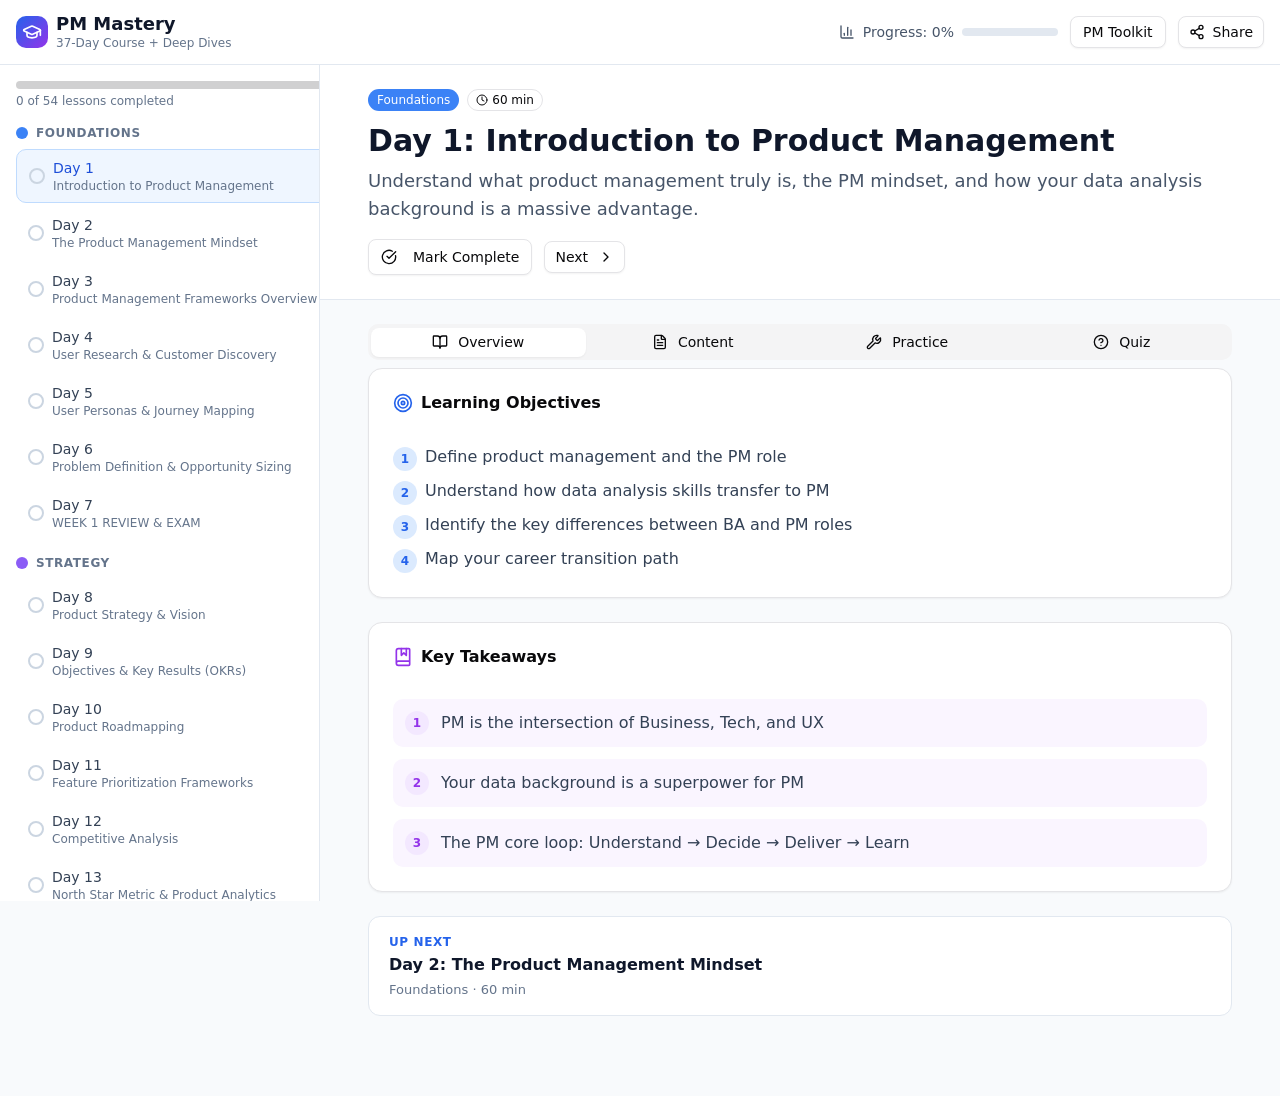
<file: index.html>
<!DOCTYPE html>
<html lang="en">
<head>
  <meta charset="UTF-8"/>
  <meta name="viewport" content="width=device-width, initial-scale=1.0"/>
  <title>PM Mastery — Free Product Management Course</title>
  <meta name="description" content="A free, self-paced product management course: 37 daily lessons plus advanced deep dives, curated articles and videos, hands-on exercises, case studies, and a 10-question quiz for every lesson."/>
  <link rel="canonical" href="https://ankit768-thor.github.io/pm-mastery/"/>
  <meta property="og:title" content="PM Mastery — Free Product Management Course"/>
  <meta property="og:description" content="Learn product management from fundamentals to AI products: daily lessons, curated resources, practical exercises, case studies and quizzes. Runs entirely in your browser."/>
  <meta property="og:type" content="website"/>
  <meta property="og:url" content="https://ankit768-thor.github.io/pm-mastery/"/>
  <meta name="twitter:card" content="summary"/>
  <meta name="theme-color" content="#2563eb"/>
  <link rel="icon" href="data:image/svg+xml,%3Csvg xmlns='http://www.w3.org/2000/svg' viewBox='0 0 100 100'%3E%3Ctext y='.9em' font-size='90'%3E%F0%9F%8E%93%3C/text%3E%3C/svg%3E"/>
  <link rel="preload" href="./content/course.json" as="fetch" crossorigin/>
  <script type="module" crossorigin src="./assets/index-82f6aff9.js"></script>
  <link rel="stylesheet" crossorigin href="./assets/index-31ed20f1.css"/>
  <link rel="stylesheet" href="./assets/site-b8804c24.css"/>
</head>
<body>
  <div id="root"></div>
  <noscript>
    <div style="max-width:40rem;margin:3rem auto;padding:0 1.5rem;font:16px/1.6 system-ui,sans-serif;color:#334155">
      <h1 style="font-size:1.5rem;color:#0f172a">PM Mastery — Free Product Management Course</h1>
      <p>A self-paced product management course: 37 daily lessons (foundations, strategy, execution, growth, career, hands-on skills) plus advanced deep dives and case studies. Every lesson has curated articles and videos, a practical exercise and a 10-question quiz.</p>
      <p><strong>This course needs JavaScript to run.</strong> Please enable it and reload. The <a href="./toolkit.html">PM Toolkit</a> (templates and calculators) also needs JavaScript for its calculators.</p>
    </div>
  </noscript>
  <script>
    // Cloudflare Web Analytics (cookieless, aggregate counts). Only on the production host,
    // so local previews don't send data or log CORS errors.
    if (location.hostname === "ankit768-thor.github.io") {
      var cf = document.createElement("script");
      cf.defer = true;
      cf.src = "https://static.cloudflareinsights.com/beacon.min.js";
      cf.setAttribute("data-cf-beacon", '{"token": "10de326ac81740e29d6932c3924d94c2"}');
      document.body.appendChild(cf);
    }
  </script>
</body>
</html>
</file>
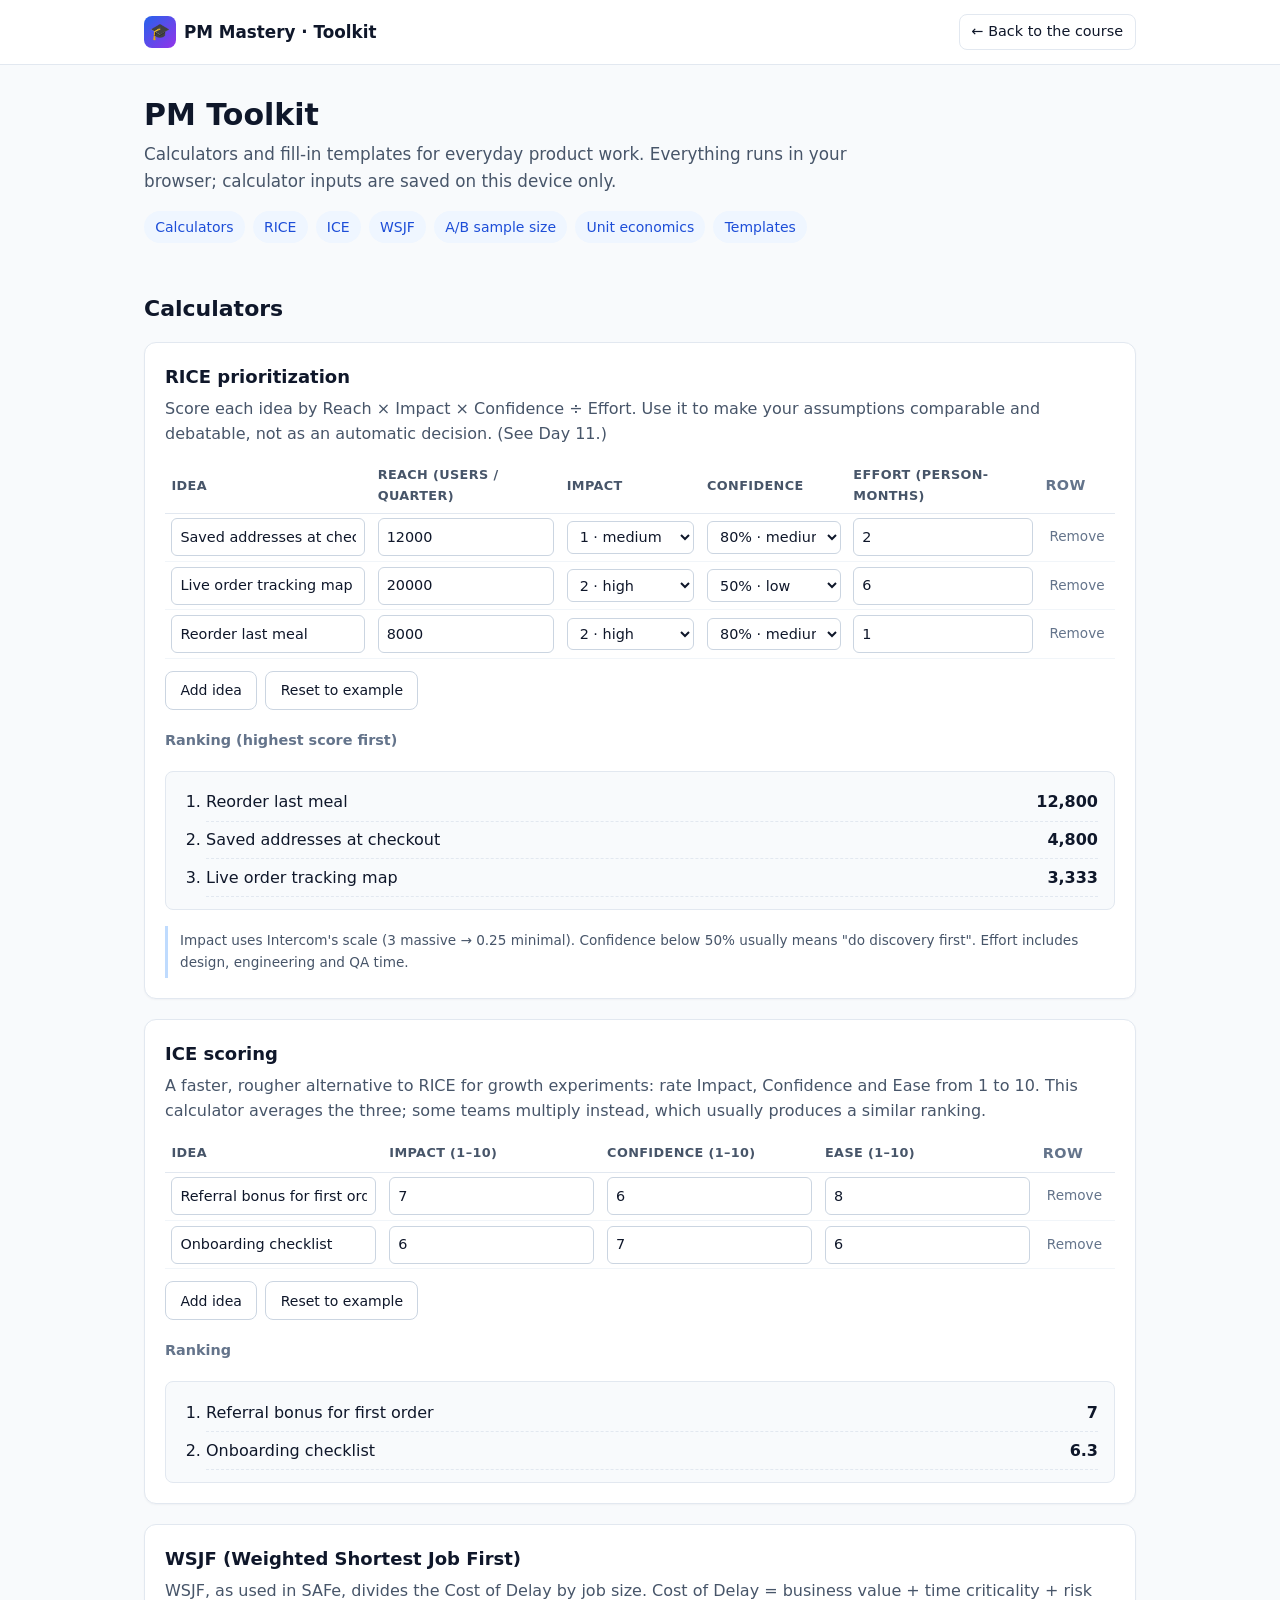
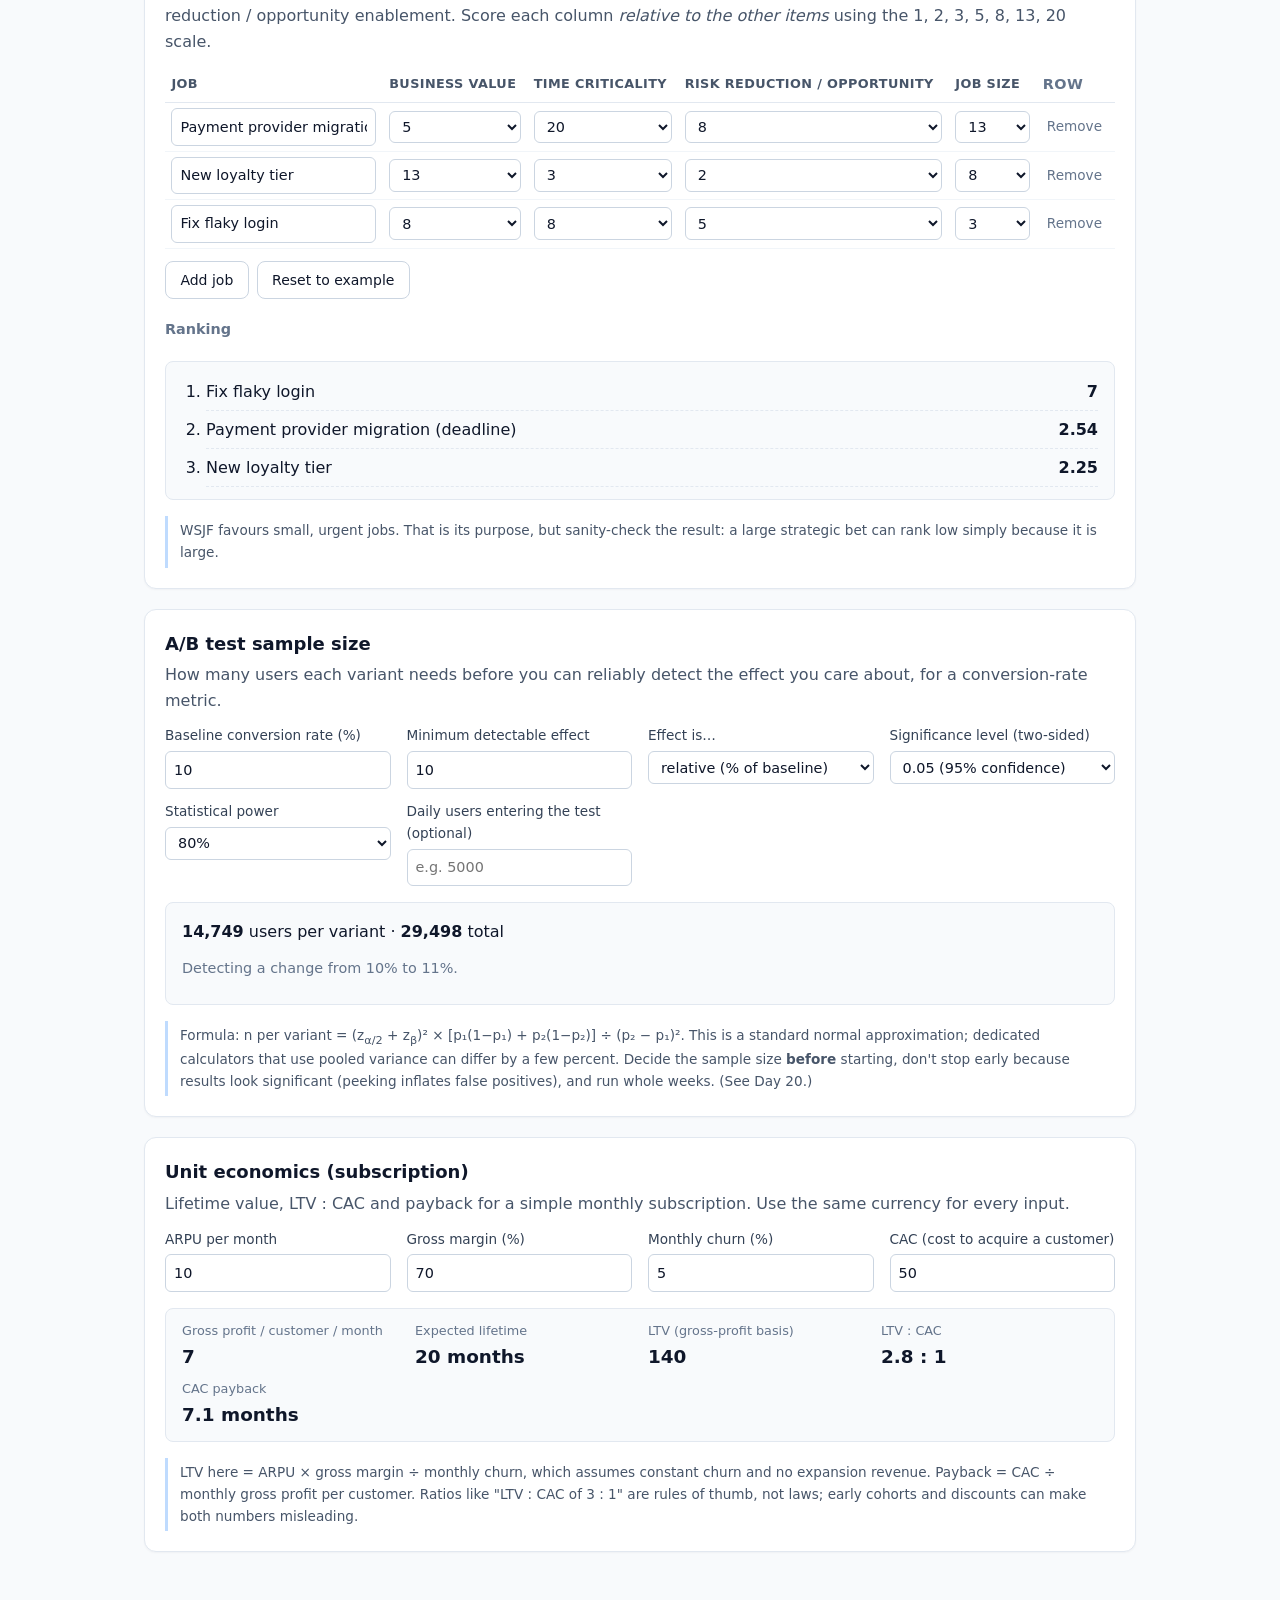
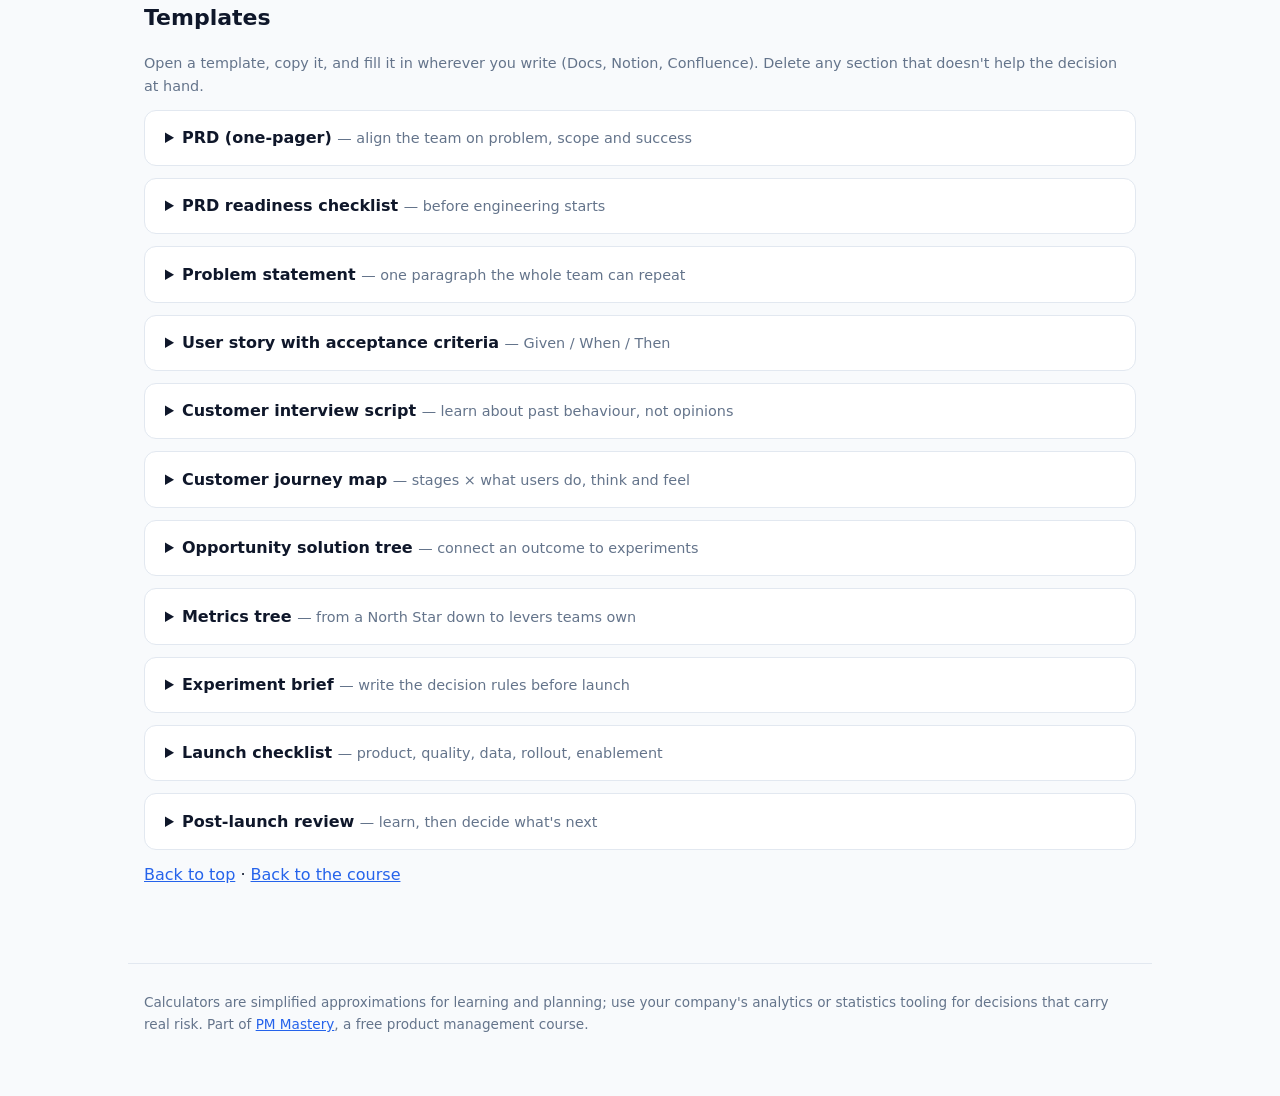
<file: toolkit.html>
<!DOCTYPE html>
<html lang="en">
<head>
  <meta charset="UTF-8"/>
  <meta name="viewport" content="width=device-width, initial-scale=1.0"/>
  <title>PM Toolkit — Templates &amp; Calculators · PM Mastery</title>
  <meta name="description" content="Free product management templates (PRD, user story, problem statement, interview script, experiment brief, launch checklist) and calculators for RICE, ICE, WSJF, A/B test sample size and unit economics."/>
  <link rel="canonical" href="https://ankit768-thor.github.io/pm-mastery/toolkit.html"/>
  <meta property="og:title" content="PM Toolkit — Templates & Calculators"/>
  <meta property="og:description" content="Free PM templates and calculators: RICE, ICE, WSJF, A/B sample size, unit economics, PRD, experiment brief and more."/>
  <meta property="og:type" content="website"/>
  <meta property="og:url" content="https://ankit768-thor.github.io/pm-mastery/toolkit.html"/>
  <meta name="theme-color" content="#2563eb"/>
  <link rel="icon" href="data:image/svg+xml,%3Csvg xmlns='http://www.w3.org/2000/svg' viewBox='0 0 100 100'%3E%3Ctext y='.9em' font-size='90'%3E%F0%9F%A7%B0%3C/text%3E%3C/svg%3E"/>
  <link rel="stylesheet" href="./assets/toolkit-95f3b276.css"/>
  <script src="./assets/toolkit-689dbac0.js" defer></script>
</head>
<body>
<header class="tk-header">
  <div class="tk-header-inner">
    <a class="tk-brand" href="./"><span class="tk-logo" aria-hidden="true">🎓</span><span>PM Mastery <span class="tk-name-long">· Toolkit</span></span></a>
    <a class="tk-back" href="./">← Back to the course</a>
  </div>
</header>

<main id="top">
  <h1>PM Toolkit</h1>
  <p class="tk-lead">Calculators and fill-in templates for everyday product work. Everything runs in your browser; calculator inputs are saved on this device only.</p>
  <nav aria-label="On this page">
    <ul class="tk-toc">
      <li><a href="#calculators">Calculators</a></li>
      <li><a href="#rice">RICE</a></li>
      <li><a href="#ice">ICE</a></li>
      <li><a href="#wsjf">WSJF</a></li>
      <li><a href="#sample-size">A/B sample size</a></li>
      <li><a href="#unit-economics">Unit economics</a></li>
      <li><a href="#templates">Templates</a></li>
    </ul>
  </nav>

  <h2 id="calculators">Calculators</h2>

  <section class="tk-card" id="rice" aria-labelledby="rice-h">
    <h3 id="rice-h">RICE prioritization</h3>
    <p>Score each idea by Reach × Impact × Confidence ÷ Effort. Use it to make your assumptions comparable and debatable, not as an automatic decision. (See Day 11.)</p>
    <div class="tk-scroll">
      <table>
        <thead><tr><th scope="col">Idea</th><th scope="col">Reach (users / quarter)</th><th scope="col">Impact</th><th scope="col">Confidence</th><th scope="col">Effort (person-months)</th><th scope="col"><span class="tk-muted">Row</span></th></tr></thead>
        <tbody></tbody>
      </table>
    </div>
    <div class="tk-actions"><button type="button" class="tk-btn tk-add">Add idea</button><button type="button" class="tk-btn tk-reset">Reset to example</button></div>
    <h4 class="tk-muted">Ranking (highest score first)</h4>
    <div class="tk-ranking" aria-live="polite"></div>
    <p class="tk-note">Impact uses Intercom's scale (3 massive → 0.25 minimal). Confidence below 50% usually means "do discovery first". Effort includes design, engineering and QA time.</p>
  </section>

  <section class="tk-card" id="ice" aria-labelledby="ice-h">
    <h3 id="ice-h">ICE scoring</h3>
    <p>A faster, rougher alternative to RICE for growth experiments: rate Impact, Confidence and Ease from 1 to 10. This calculator averages the three; some teams multiply instead, which usually produces a similar ranking.</p>
    <div class="tk-scroll">
      <table>
        <thead><tr><th scope="col">Idea</th><th scope="col">Impact (1–10)</th><th scope="col">Confidence (1–10)</th><th scope="col">Ease (1–10)</th><th scope="col"><span class="tk-muted">Row</span></th></tr></thead>
        <tbody></tbody>
      </table>
    </div>
    <div class="tk-actions"><button type="button" class="tk-btn tk-add">Add idea</button><button type="button" class="tk-btn tk-reset">Reset to example</button></div>
    <h4 class="tk-muted">Ranking</h4>
    <div class="tk-ranking" aria-live="polite"></div>
  </section>

  <section class="tk-card" id="wsjf" aria-labelledby="wsjf-h">
    <h3 id="wsjf-h">WSJF (Weighted Shortest Job First)</h3>
    <p>WSJF, as used in SAFe, divides the Cost of Delay by job size. Cost of Delay = business value + time criticality + risk reduction / opportunity enablement. Score each column <em>relative to the other items</em> using the 1, 2, 3, 5, 8, 13, 20 scale.</p>
    <div class="tk-scroll">
      <table>
        <thead><tr><th scope="col">Job</th><th scope="col">Business value</th><th scope="col">Time criticality</th><th scope="col">Risk reduction / opportunity</th><th scope="col">Job size</th><th scope="col"><span class="tk-muted">Row</span></th></tr></thead>
        <tbody></tbody>
      </table>
    </div>
    <div class="tk-actions"><button type="button" class="tk-btn tk-add">Add job</button><button type="button" class="tk-btn tk-reset">Reset to example</button></div>
    <h4 class="tk-muted">Ranking</h4>
    <div class="tk-ranking" aria-live="polite"></div>
    <p class="tk-note">WSJF favours small, urgent jobs. That is its purpose, but sanity-check the result: a large strategic bet can rank low simply because it is large.</p>
  </section>

  <section class="tk-card" id="sample-size" aria-labelledby="ss-h">
    <h3 id="ss-h">A/B test sample size</h3>
    <p>How many users each variant needs before you can reliably detect the effect you care about, for a conversion-rate metric.</p>
    <form class="tk-form" novalidate>
      <label>Baseline conversion rate (%)<input name="baseline" type="number" inputmode="decimal" min="0.01" max="99.99" step="any" value="10"/></label>
      <label>Minimum detectable effect<input name="mde" type="number" inputmode="decimal" min="0" step="any" value="10"/></label>
      <label>Effect is…<select name="mdetype"><option value="relative">relative (% of baseline)</option><option value="absolute">absolute (percentage points)</option></select></label>
      <label>Significance level (two-sided)<select name="alpha"><option value="0.1">0.10 (90% confidence)</option><option value="0.05" selected>0.05 (95% confidence)</option><option value="0.01">0.01 (99% confidence)</option></select></label>
      <label>Statistical power<select name="power"><option value="0.8" selected>80%</option><option value="0.9">90%</option></select></label>
      <label>Daily users entering the test (optional)<input name="daily" type="number" inputmode="numeric" min="1" step="1" placeholder="e.g. 5000"/></label>
    </form>
    <div class="tk-result" aria-live="polite"></div>
    <p class="tk-note">Formula: n per variant = (z<sub>α/2</sub> + z<sub>β</sub>)² × [p₁(1−p₁) + p₂(1−p₂)] ÷ (p₂ − p₁)². This is a standard normal approximation; dedicated calculators that use pooled variance can differ by a few percent. Decide the sample size <strong>before</strong> starting, don't stop early because results look significant (peeking inflates false positives), and run whole weeks. (See Day 20.)</p>
  </section>

  <section class="tk-card" id="unit-economics" aria-labelledby="ue-h">
    <h3 id="ue-h">Unit economics (subscription)</h3>
    <p>Lifetime value, LTV : CAC and payback for a simple monthly subscription. Use the same currency for every input.</p>
    <form class="tk-form" novalidate>
      <label>ARPU per month<input name="arpu" type="number" inputmode="decimal" min="0" step="any" value="10"/></label>
      <label>Gross margin (%)<input name="margin" type="number" inputmode="decimal" min="0" max="100" step="any" value="70"/></label>
      <label>Monthly churn (%)<input name="churn" type="number" inputmode="decimal" min="0" max="100" step="any" value="5"/></label>
      <label>CAC (cost to acquire a customer)<input name="cac" type="number" inputmode="decimal" min="0" step="any" value="50"/></label>
    </form>
    <div class="tk-result" aria-live="polite"></div>
    <p class="tk-note">LTV here = ARPU × gross margin ÷ monthly churn, which assumes constant churn and no expansion revenue. Payback = CAC ÷ monthly gross profit per customer. Ratios like "LTV : CAC of 3 : 1" are rules of thumb, not laws; early cohorts and discounts can make both numbers misleading.</p>
  </section>

  <h2 id="templates">Templates</h2>
  <p class="tk-muted">Open a template, copy it, and fill it in wherever you write (Docs, Notion, Confluence). Delete any section that doesn't help the decision at hand.</p>

  <details class="tk-template" id="prd">
    <summary>PRD (one-pager) <span>— align the team on problem, scope and success</span></summary>
    <div class="tk-template-body">
      <button type="button" class="tk-btn" data-copy="t-prd">Copy</button>
<pre id="t-prd">PRODUCT REQUIREMENTS DOCUMENT

Title:        [Feature / initiative]
Owner:        [PM]              Status: [Draft | In review | Approved]
Reviewers:    [Eng lead, Design, Data, Support]   Last updated: [Date]

1. PROBLEM
   Who has the problem, what it is, and the evidence (research, data).

2. GOAL AND SUCCESS METRICS
   Outcome we want:        ...
   Primary metric:         [metric] from [baseline] to [target] by [date]
   Guardrail metrics:      [what must not get worse]

3. USERS AND USE CASES
   Primary users: ...
   Top scenarios: 1) ...  2) ...  3) ...

4. SCOPE
   In scope:      ...
   Out of scope:  ...   (and why)

5. REQUIREMENTS
   ID  | User story                           | Priority | Acceptance
   R1  | As a ..., I want ... so that ...     | Must     | Given/When/Then
   R2  | ...                                  | Should   | ...

6. EXPERIENCE
   Links to flows, wireframes or prototype. Edge cases, empty and error
   states, accessibility notes.

7. TECHNICAL AND DATA CONSIDERATIONS
   Dependencies, analytics events to track, performance, privacy,
   security, migration.

8. LAUNCH
   Rollout plan (flag, % stages), enablement (support, sales), comms.

9. RISKS AND OPEN QUESTIONS
   Risk / mitigation ...      Question / owner / due date ...</pre>
    </div>
  </details>

  <details class="tk-template" id="prd-checklist">
    <summary>PRD readiness checklist <span>— before engineering starts</span></summary>
    <div class="tk-template-body">
      <button type="button" class="tk-btn" data-copy="t-prdcheck">Copy</button>
<pre id="t-prdcheck">PRD READINESS CHECKLIST

[ ] The problem is backed by evidence (interviews, data, support tickets)
[ ] One primary success metric with a baseline and a target
[ ] Guardrail metrics named
[ ] Out-of-scope list agreed with stakeholders
[ ] Every requirement has acceptance criteria
[ ] Edge cases, empty states and error states covered
[ ] Analytics events defined (names, properties, owner)
[ ] Accessibility considered (contrast, keyboard, screen readers)
[ ] Privacy, legal and security review needed? Requested?
[ ] Dependencies on other teams identified and agreed
[ ] Rollout and rollback plan drafted
[ ] Support / sales enablement owner named
[ ] Open questions have owners and due dates</pre>
    </div>
  </details>

  <details class="tk-template" id="problem-statement">
    <summary>Problem statement <span>— one paragraph the whole team can repeat</span></summary>
    <div class="tk-template-body">
      <button type="button" class="tk-btn" data-copy="t-problem">Copy</button>
<pre id="t-problem">PROBLEM STATEMENT

[User segment] needs a way to [job / need]
because [insight backed by evidence].

Today they [current workaround], which costs them [time / money /
frustration] and costs us [churn / support load / lost revenue].

We will know we have solved it when [measurable outcome] changes
from [baseline] to [target].

Evidence: [interviews, data points, tickets — with links]
Not in scope: [what we are deliberately not solving]</pre>
    </div>
  </details>

  <details class="tk-template" id="user-story">
    <summary>User story with acceptance criteria <span>— Given / When / Then</span></summary>
    <div class="tk-template-body">
      <button type="button" class="tk-btn" data-copy="t-story">Copy</button>
<pre id="t-story">USER STORY

As a [type of user],
I want [capability],
so that [benefit / outcome].

ACCEPTANCE CRITERIA
Scenario 1: [name]
  Given [starting context]
  When  [user action or event]
  Then  [observable result]

Scenario 2: [edge case or error]
  Given ...
  When  ...
  Then  ...

INVEST check:  [ ] Independent  [ ] Negotiable  [ ] Valuable
               [ ] Estimable    [ ] Small       [ ] Testable
Notes / designs / analytics events: ...</pre>
    </div>
  </details>

  <details class="tk-template" id="interview-script">
    <summary>Customer interview script <span>— learn about past behaviour, not opinions</span></summary>
    <div class="tk-template-body">
      <button type="button" class="tk-btn" data-copy="t-interview">Copy</button>
<pre id="t-interview">CUSTOMER INTERVIEW SCRIPT (30 min)

Goal of this interview: [the one thing you want to learn]

INTRO (2 min)
- Thanks. We're learning how people [do the job]. No right answers;
  we're not selling anything. OK to take notes?

CONTEXT (5 min)
- Tell me about your role / your week when it comes to [topic].

THE LAST TIME (15 min)  -- dig into one real, recent example
- Tell me about the last time you [did the job]. What happened?
- What triggered it? What did you try first?
- What was the hardest part? Why?
- What did that cost you (time, money, stress)?
- What tools or workarounds do you use today? What do you dislike?
- Have you looked for a better way? What happened?

WRAP-UP (5 min)
- Is there anything I should have asked but didn't?
- Who else should I talk to?

AVOID: "Would you use...?", "Do you like this idea?", leading questions,
pitching your solution, and future hypotheticals.
After: write the 3 most important things you learned within 1 hour.</pre>
    </div>
  </details>

  <details class="tk-template" id="journey">
    <summary>Customer journey map <span>— stages × what users do, think and feel</span></summary>
    <div class="tk-template-body">
      <button type="button" class="tk-btn" data-copy="t-journey">Copy</button>
<pre id="t-journey">CUSTOMER JOURNEY MAP — [persona] doing [goal]

STAGE         | Discover | Evaluate | Sign up | First use | Habit | Renew
--------------+----------+----------+---------+-----------+-------+------
Goal          |          |          |         |           |       |
Actions       |          |          |         |           |       |
Touchpoints   |          |          |         |           |       |
Thinking      |          |          |         |           |       |
Feeling (+/-) |          |          |         |           |       |
Pain points   |          |          |         |           |       |
Opportunities |          |          |         |           |       |
Metric        |          |          |         |           |       |

Base every cell on research. Mark assumptions with (?).</pre>
    </div>
  </details>

  <details class="tk-template" id="ost">
    <summary>Opportunity solution tree <span>— connect an outcome to experiments</span></summary>
    <div class="tk-template-body">
      <button type="button" class="tk-btn" data-copy="t-ost">Copy</button>
<pre id="t-ost">OPPORTUNITY SOLUTION TREE  (Teresa Torres' continuous discovery model)

OUTCOME: [one measurable product outcome, e.g. +10% week-4 retention]
|
+-- Opportunity 1: [a customer need or pain, in their words]
|   +-- Solution 1a: ...
|   |   +-- Assumption test: [riskiest assumption] -> [cheap test]
|   +-- Solution 1b: ...
|
+-- Opportunity 2: ...
|   +-- Solution 2a: ...
|
+-- Opportunity 3: ...

Rules of thumb: opportunities come from interviews, not brainstorming;
compare at least 3 solutions for the opportunity you pick; test
assumptions before building.</pre>
    </div>
  </details>

  <details class="tk-template" id="metrics-tree">
    <summary>Metrics tree <span>— from a North Star down to levers teams own</span></summary>
    <div class="tk-template-body">
      <button type="button" class="tk-btn" data-copy="t-metrics">Copy</button>
<pre id="t-metrics">METRICS TREE

NORTH STAR: [e.g. weekly orders delivered on time]
= Active customers x Orders per active customer x On-time rate

  Active customers
  +-- New customers who placed a first order   (Growth team)
  +-- Returning customers                       (Retention team)

  Orders per active customer
  +-- Sessions per customer
  +-- Session-to-order conversion               (Search, Menu, Checkout)

  On-time rate
  +-- Restaurant prep time                      (Merchant team)
  +-- Courier assignment and travel time        (Logistics team)

GUARDRAILS: [cancellation rate, support contacts per order,
             contribution margin per order]
Owner per metric: ...    Review cadence: weekly</pre>
    </div>
  </details>

  <details class="tk-template" id="experiment-brief">
    <summary>Experiment brief <span>— write the decision rules before launch</span></summary>
    <div class="tk-template-body">
      <button type="button" class="tk-btn" data-copy="t-experiment">Copy</button>
<pre id="t-experiment">EXPERIMENT BRIEF

Name / owner / dates: ...

HYPOTHESIS
If we [change] for [segment], then [primary metric] will [increase /
decrease] by at least [MDE], because [evidence or rationale].

METRICS
Primary:     [metric] (baseline: ...)
Guardrails:  [metrics that must not get worse, with thresholds]
Diagnostic:  [metrics that help explain the result]

DESIGN
Variants:          Control = ...   Treatment = ...
Unit / targeting:  [user, session, ...] / [who is eligible]
Allocation:        [50/50]
Sample size:       [n per variant, from the calculator]
Duration:          [whole weeks]

DECISION RULES (agreed before launch)
Ship if:    primary metric significantly better AND guardrails hold
Iterate if: no significant change but diagnostics show promise
Stop if:    any guardrail worsens beyond [threshold]

QUALITY CHECKS
[ ] Events QA'd   [ ] Sample ratio mismatch check   [ ] No peeking

RESULT AND DECISION (fill in after)
...</pre>
    </div>
  </details>

  <details class="tk-template" id="launch-checklist">
    <summary>Launch checklist <span>— product, quality, data, rollout, enablement</span></summary>
    <div class="tk-template-body">
      <button type="button" class="tk-btn" data-copy="t-launch">Copy</button>
<pre id="t-launch">LAUNCH CHECKLIST — [feature]      Launch tier: [1 | 2 | 3]

PRODUCT
[ ] Acceptance criteria met and demoed to stakeholders
[ ] Known issues documented with severity and owner

QUALITY
[ ] QA sign-off on supported platforms and app versions
[ ] Accessibility check done
[ ] Performance and error-rate dashboards ready

DATA
[ ] Analytics events firing and verified in production
[ ] Success and guardrail dashboard shared

ROLLOUT
[ ] Behind a feature flag with a kill switch
[ ] Stages: internal -> 5% -> 25% -> 100%, with go/no-go criteria
[ ] Rollback plan and owner on call

ENABLEMENT AND COMMS
[ ] Support macros / FAQ written; support team briefed
[ ] Sales / partner enablement (if relevant)
[ ] Release notes, in-app messaging, blog / email (by tier)

AFTER LAUNCH
[ ] Post-launch review scheduled for [date]</pre>
    </div>
  </details>

  <details class="tk-template" id="post-launch-review">
    <summary>Post-launch review <span>— learn, then decide what's next</span></summary>
    <div class="tk-template-body">
      <button type="button" class="tk-btn" data-copy="t-review">Copy</button>
<pre id="t-review">POST-LAUNCH REVIEW — [feature]     [weeks after launch]

GOAL VS ACTUAL
Metric            | Baseline | Target | Actual | Verdict
Primary: ...      |          |        |        |
Guardrail: ...    |          |        |        |

WHAT WE LEARNED
- About users: ...
- About the problem / solution: ...
- About our process: ...

WHAT WENT WELL / WHAT DIDN'T
...

SURPRISES (good and bad)
...

DECISION
[ ] Keep and invest further   [ ] Iterate   [ ] Roll back / sunset
Rationale: ...

FOLLOW-UPS
Action | Owner | Due date</pre>
    </div>
  </details>

  <p><a href="#top">Back to top</a> · <a href="./">Back to the course</a></p>
</main>

<footer>
  <p>Calculators are simplified approximations for learning and planning; use your company's analytics or statistics tooling for decisions that carry real risk. Part of <a href="./">PM Mastery</a>, a free product management course.</p>
</footer>
</body>
</html>
</file>
<file: assets/index-31ed20f1.css>
*,:before,:after{--tw-border-spacing-x: 0;--tw-border-spacing-y: 0;--tw-translate-x: 0;--tw-translate-y: 0;--tw-rotate: 0;--tw-skew-x: 0;--tw-skew-y: 0;--tw-scale-x: 1;--tw-scale-y: 1;--tw-pan-x: ;--tw-pan-y: ;--tw-pinch-zoom: ;--tw-scroll-snap-strictness: proximity;--tw-gradient-from-position: ;--tw-gradient-via-position: ;--tw-gradient-to-position: ;--tw-ordinal: ;--tw-slashed-zero: ;--tw-numeric-figure: ;--tw-numeric-spacing: ;--tw-numeric-fraction: ;--tw-ring-inset: ;--tw-ring-offset-width: 0px;--tw-ring-offset-color: #fff;--tw-ring-color: rgb(59 130 246 / .5);--tw-ring-offset-shadow: 0 0 #0000;--tw-ring-shadow: 0 0 #0000;--tw-shadow: 0 0 #0000;--tw-shadow-colored: 0 0 #0000;--tw-blur: ;--tw-brightness: ;--tw-contrast: ;--tw-grayscale: ;--tw-hue-rotate: ;--tw-invert: ;--tw-saturate: ;--tw-sepia: ;--tw-drop-shadow: ;--tw-backdrop-blur: ;--tw-backdrop-brightness: ;--tw-backdrop-contrast: ;--tw-backdrop-grayscale: ;--tw-backdrop-hue-rotate: ;--tw-backdrop-invert: ;--tw-backdrop-opacity: ;--tw-backdrop-saturate: ;--tw-backdrop-sepia: ;--tw-contain-size: ;--tw-contain-layout: ;--tw-contain-paint: ;--tw-contain-style: }::backdrop{--tw-border-spacing-x: 0;--tw-border-spacing-y: 0;--tw-translate-x: 0;--tw-translate-y: 0;--tw-rotate: 0;--tw-skew-x: 0;--tw-skew-y: 0;--tw-scale-x: 1;--tw-scale-y: 1;--tw-pan-x: ;--tw-pan-y: ;--tw-pinch-zoom: ;--tw-scroll-snap-strictness: proximity;--tw-gradient-from-position: ;--tw-gradient-via-position: ;--tw-gradient-to-position: ;--tw-ordinal: ;--tw-slashed-zero: ;--tw-numeric-figure: ;--tw-numeric-spacing: ;--tw-numeric-fraction: ;--tw-ring-inset: ;--tw-ring-offset-width: 0px;--tw-ring-offset-color: #fff;--tw-ring-color: rgb(59 130 246 / .5);--tw-ring-offset-shadow: 0 0 #0000;--tw-ring-shadow: 0 0 #0000;--tw-shadow: 0 0 #0000;--tw-shadow-colored: 0 0 #0000;--tw-blur: ;--tw-brightness: ;--tw-contrast: ;--tw-grayscale: ;--tw-hue-rotate: ;--tw-invert: ;--tw-saturate: ;--tw-sepia: ;--tw-drop-shadow: ;--tw-backdrop-blur: ;--tw-backdrop-brightness: ;--tw-backdrop-contrast: ;--tw-backdrop-grayscale: ;--tw-backdrop-hue-rotate: ;--tw-backdrop-invert: ;--tw-backdrop-opacity: ;--tw-backdrop-saturate: ;--tw-backdrop-sepia: ;--tw-contain-size: ;--tw-contain-layout: ;--tw-contain-paint: ;--tw-contain-style: }*,:before,:after{box-sizing:border-box;border-width:0;border-style:solid;border-color:#e5e7eb}:before,:after{--tw-content: ""}html,:host{line-height:1.5;-webkit-text-size-adjust:100%;-moz-tab-size:4;-o-tab-size:4;tab-size:4;font-family:ui-sans-serif,system-ui,sans-serif,"Apple Color Emoji","Segoe UI Emoji",Segoe UI Symbol,"Noto Color Emoji";font-feature-settings:normal;font-variation-settings:normal;-webkit-tap-highlight-color:transparent}body{margin:0;line-height:inherit}hr{height:0;color:inherit;border-top-width:1px}abbr:where([title]){-webkit-text-decoration:underline dotted;text-decoration:underline dotted}h1,h2,h3,h4,h5,h6{font-size:inherit;font-weight:inherit}a{color:inherit;text-decoration:inherit}b,strong{font-weight:bolder}code,kbd,samp,pre{font-family:ui-monospace,SFMono-Regular,Menlo,Monaco,Consolas,Liberation Mono,Courier New,monospace;font-feature-settings:normal;font-variation-settings:normal;font-size:1em}small{font-size:80%}sub,sup{font-size:75%;line-height:0;position:relative;vertical-align:baseline}sub{bottom:-.25em}sup{top:-.5em}table{text-indent:0;border-color:inherit;border-collapse:collapse}button,input,optgroup,select,textarea{font-family:inherit;font-feature-settings:inherit;font-variation-settings:inherit;font-size:100%;font-weight:inherit;line-height:inherit;letter-spacing:inherit;color:inherit;margin:0;padding:0}button,select{text-transform:none}button,input:where([type=button]),input:where([type=reset]),input:where([type=submit]){-webkit-appearance:button;background-color:transparent;background-image:none}:-moz-focusring{outline:auto}:-moz-ui-invalid{box-shadow:none}progress{vertical-align:baseline}::-webkit-inner-spin-button,::-webkit-outer-spin-button{height:auto}[type=search]{-webkit-appearance:textfield;outline-offset:-2px}::-webkit-search-decoration{-webkit-appearance:none}::-webkit-file-upload-button{-webkit-appearance:button;font:inherit}summary{display:list-item}blockquote,dl,dd,h1,h2,h3,h4,h5,h6,hr,figure,p,pre{margin:0}fieldset{margin:0;padding:0}legend{padding:0}ol,ul,menu{list-style:none;margin:0;padding:0}dialog{padding:0}textarea{resize:vertical}input::-moz-placeholder,textarea::-moz-placeholder{opacity:1;color:#9ca3af}input::placeholder,textarea::placeholder{opacity:1;color:#9ca3af}button,[role=button]{cursor:pointer}:disabled{cursor:default}img,svg,video,canvas,audio,iframe,embed,object{display:block;vertical-align:middle}img,video{max-width:100%;height:auto}[hidden]:where(:not([hidden=until-found])){display:none}:root{--background: 0 0% 100%;--foreground: 240 10% 3.9%;--card: 0 0% 100%;--card-foreground: 240 10% 3.9%;--popover: 0 0% 100%;--popover-foreground: 240 10% 3.9%;--primary: 240 5.9% 10%;--primary-foreground: 0 0% 98%;--secondary: 240 4.8% 95.9%;--secondary-foreground: 240 5.9% 10%;--muted: 240 4.8% 95.9%;--muted-foreground: 240 3.8% 46.1%;--accent: 240 4.8% 95.9%;--accent-foreground: 240 5.9% 10%;--destructive: 0 84.2% 60.2%;--destructive-foreground: 0 0% 98%;--border: 240 5.9% 90%;--input: 240 5.9% 90%;--ring: 240 5.9% 10%;--radius: .625rem;--sidebar-background: 0 0% 98%;--sidebar-foreground: 240 5.3% 26.1%;--sidebar-primary: 240 5.9% 10%;--sidebar-primary-foreground: 0 0% 98%;--sidebar-accent: 240 4.8% 95.9%;--sidebar-accent-foreground: 240 5.9% 10%;--sidebar-border: 220 13% 91%;--sidebar-ring: 217.2 91.2% 59.8%}.dark{--background: 240 10% 3.9%;--foreground: 0 0% 98%;--card: 240 10% 3.9%;--card-foreground: 0 0% 98%;--popover: 240 10% 3.9%;--popover-foreground: 0 0% 98%;--primary: 0 0% 98%;--primary-foreground: 240 5.9% 10%;--secondary: 240 3.7% 15.9%;--secondary-foreground: 0 0% 98%;--muted: 240 3.7% 15.9%;--muted-foreground: 240 5% 64.9%;--accent: 240 3.7% 15.9%;--accent-foreground: 0 0% 98%;--destructive: 0 62.8% 30.6%;--destructive-foreground: 0 0% 98%;--border: 240 3.7% 15.9%;--input: 240 3.7% 15.9%;--ring: 240 4.9% 83.9%;--sidebar-background: 240 5.9% 10%;--sidebar-foreground: 240 4.8% 95.9%;--sidebar-primary: 224.3 76.3% 48%;--sidebar-primary-foreground: 0 0% 100%;--sidebar-accent: 240 3.7% 15.9%;--sidebar-accent-foreground: 240 4.8% 95.9%;--sidebar-border: 240 3.7% 15.9%;--sidebar-ring: 217.2 91.2% 59.8%}*{border-color:hsl(var(--border))}body{background-color:hsl(var(--background));color:hsl(var(--foreground))}.sr-only{position:absolute;width:1px;height:1px;padding:0;margin:-1px;overflow:hidden;clip:rect(0,0,0,0);white-space:nowrap;border-width:0}.pointer-events-none{pointer-events:none}.visible{visibility:visible}.invisible{visibility:hidden}.fixed{position:fixed}.absolute{position:absolute}.relative{position:relative}.sticky{position:sticky}.inset-0{inset:0}.inset-x-0{left:0;right:0}.inset-y-0{top:0;bottom:0}.-bottom-12{bottom:-3rem}.-left-12{left:-3rem}.-right-12{right:-3rem}.-top-12{top:-3rem}.bottom-0{bottom:0}.left-0{left:0}.left-1\/2{left:50%}.left-2{left:.5rem}.left-\[50\%\]{left:50%}.right-0{right:0}.right-1{right:.25rem}.right-2{right:.5rem}.right-3{right:.75rem}.right-4{right:1rem}.top-0{top:0}.top-1\.5{top:.375rem}.top-1\/2{top:50%}.top-16{top:4rem}.top-3\.5{top:.875rem}.top-4{top:1rem}.top-\[1px\]{top:1px}.top-\[50\%\]{top:50%}.top-\[60\%\]{top:60%}.top-full{top:100%}.isolate{isolation:isolate}.z-10{z-index:10}.z-20{z-index:20}.z-40{z-index:40}.z-50{z-index:50}.z-\[1\]{z-index:1}.order-first{order:-9999}.order-last{order:9999}.col-start-2{grid-column-start:2}.row-span-2{grid-row:span 2 / span 2}.row-start-1{grid-row-start:1}.\!m-0{margin:0!important}.-mx-1{margin-left:-.25rem;margin-right:-.25rem}.-my-2{margin-top:-.5rem;margin-bottom:-.5rem}.mx-2{margin-left:.5rem;margin-right:.5rem}.mx-3\.5{margin-left:.875rem;margin-right:.875rem}.mx-auto{margin-left:auto;margin-right:auto}.my-0{margin-top:0;margin-bottom:0}.my-0\.5{margin-top:.125rem;margin-bottom:.125rem}.my-1{margin-top:.25rem;margin-bottom:.25rem}.-ml-4{margin-left:-1rem}.-mt-4{margin-top:-1rem}.mb-2{margin-bottom:.5rem}.mb-3{margin-bottom:.75rem}.mb-4{margin-bottom:1rem}.mb-6{margin-bottom:1.5rem}.ml-1{margin-left:.25rem}.ml-4{margin-left:1rem}.ml-auto{margin-left:auto}.mr-1{margin-right:.25rem}.mr-2{margin-right:.5rem}.mt-0\.5{margin-top:.125rem}.mt-1{margin-top:.25rem}.mt-1\.5{margin-top:.375rem}.mt-2{margin-top:.5rem}.mt-3{margin-top:.75rem}.mt-4{margin-top:1rem}.mt-auto{margin-top:auto}.line-clamp-1{overflow:hidden;display:-webkit-box;-webkit-box-orient:vertical;-webkit-line-clamp:1}.line-clamp-2{overflow:hidden;display:-webkit-box;-webkit-box-orient:vertical;-webkit-line-clamp:2}.block{display:block}.inline-block{display:inline-block}.flex{display:flex}.inline-flex{display:inline-flex}.table{display:table}.table-caption{display:table-caption}.table-cell{display:table-cell}.table-row{display:table-row}.grid{display:grid}.hidden{display:none}.aspect-square{aspect-ratio:1 / 1}.aspect-video{aspect-ratio:16 / 9}.size-10{width:2.5rem;height:2.5rem}.size-2{width:.5rem;height:.5rem}.size-2\.5{width:.625rem;height:.625rem}.size-3{width:.75rem;height:.75rem}.size-3\.5{width:.875rem;height:.875rem}.size-4{width:1rem;height:1rem}.size-6{width:1.5rem;height:1.5rem}.size-7{width:1.75rem;height:1.75rem}.size-8{width:2rem;height:2rem}.size-9{width:2.25rem;height:2.25rem}.size-auto{width:auto;height:auto}.size-full{width:100%;height:100%}.h-1\.5{height:.375rem}.h-10{height:2.5rem}.h-12{height:3rem}.h-16{height:4rem}.h-2{height:.5rem}.h-2\.5{height:.625rem}.h-3{height:.75rem}.h-4{height:1rem}.h-5{height:1.25rem}.h-6{height:1.5rem}.h-7{height:1.75rem}.h-8{height:2rem}.h-9{height:2.25rem}.h-\[1\.15rem\]{height:1.15rem}.h-\[calc\(100\%-1px\)\]{height:calc(100% - 1px)}.h-\[calc\(100vh-64px\)\]{height:calc(100vh - 64px)}.h-\[var\(--radix-navigation-menu-viewport-height\)\]{height:var(--radix-navigation-menu-viewport-height)}.h-\[var\(--radix-select-trigger-height\)\]{height:var(--radix-select-trigger-height)}.h-auto{height:auto}.h-full{height:100%}.h-px{height:1px}.h-svh{height:100svh}.max-h-\[300px\]{max-height:300px}.min-h-0{min-height:0px}.min-h-16{min-height:4rem}.min-h-4{min-height:1rem}.min-h-screen{min-height:100vh}.min-h-svh{min-height:100svh}.w-0{width:0px}.w-1{width:.25rem}.w-1\.5{width:.375rem}.w-16{width:4rem}.w-2{width:.5rem}.w-2\.5{width:.625rem}.w-24{width:6rem}.w-3{width:.75rem}.w-3\/4{width:75%}.w-4{width:1rem}.w-5{width:1.25rem}.w-6{width:1.5rem}.w-64{width:16rem}.w-72{width:18rem}.w-8{width:2rem}.w-80{width:20rem}.w-9{width:2.25rem}.w-\[100px\]{width:100px}.w-auto{width:auto}.w-fit{width:-moz-fit-content;width:fit-content}.w-full{width:100%}.w-max{width:-moz-max-content;width:max-content}.w-px{width:1px}.min-w-0{min-width:0px}.min-w-10{min-width:2.5rem}.min-w-5{min-width:1.25rem}.min-w-8{min-width:2rem}.min-w-9{min-width:2.25rem}.min-w-\[12rem\]{min-width:12rem}.min-w-\[8rem\]{min-width:8rem}.min-w-\[var\(--radix-select-trigger-width\)\]{min-width:var(--radix-select-trigger-width)}.max-w-4xl{max-width:56rem}.max-w-7xl{max-width:80rem}.max-w-\[calc\(100\%-2rem\)\]{max-width:calc(100% - 2rem)}.max-w-max{max-width:-moz-max-content;max-width:max-content}.max-w-sm{max-width:24rem}.flex-1{flex:1 1 0%}.shrink-0{flex-shrink:0}.grow{flex-grow:1}.grow-0{flex-grow:0}.basis-full{flex-basis:100%}.caption-bottom{caption-side:bottom}.border-collapse{border-collapse:collapse}.-translate-x-1\/2{--tw-translate-x: -50%;transform:translate(var(--tw-translate-x),var(--tw-translate-y)) rotate(var(--tw-rotate)) skew(var(--tw-skew-x)) skewY(var(--tw-skew-y)) scaleX(var(--tw-scale-x)) scaleY(var(--tw-scale-y))}.-translate-x-px{--tw-translate-x: -1px;transform:translate(var(--tw-translate-x),var(--tw-translate-y)) rotate(var(--tw-rotate)) skew(var(--tw-skew-x)) skewY(var(--tw-skew-y)) scaleX(var(--tw-scale-x)) scaleY(var(--tw-scale-y))}.-translate-y-1\/2{--tw-translate-y: -50%;transform:translate(var(--tw-translate-x),var(--tw-translate-y)) rotate(var(--tw-rotate)) skew(var(--tw-skew-x)) skewY(var(--tw-skew-y)) scaleX(var(--tw-scale-x)) scaleY(var(--tw-scale-y))}.translate-x-\[-50\%\]{--tw-translate-x: -50%;transform:translate(var(--tw-translate-x),var(--tw-translate-y)) rotate(var(--tw-rotate)) skew(var(--tw-skew-x)) skewY(var(--tw-skew-y)) scaleX(var(--tw-scale-x)) scaleY(var(--tw-scale-y))}.translate-x-px{--tw-translate-x: 1px;transform:translate(var(--tw-translate-x),var(--tw-translate-y)) rotate(var(--tw-rotate)) skew(var(--tw-skew-x)) skewY(var(--tw-skew-y)) scaleX(var(--tw-scale-x)) scaleY(var(--tw-scale-y))}.translate-y-0\.5{--tw-translate-y: .125rem;transform:translate(var(--tw-translate-x),var(--tw-translate-y)) rotate(var(--tw-rotate)) skew(var(--tw-skew-x)) skewY(var(--tw-skew-y)) scaleX(var(--tw-scale-x)) scaleY(var(--tw-scale-y))}.translate-y-\[-50\%\]{--tw-translate-y: -50%;transform:translate(var(--tw-translate-x),var(--tw-translate-y)) rotate(var(--tw-rotate)) skew(var(--tw-skew-x)) skewY(var(--tw-skew-y)) scaleX(var(--tw-scale-x)) scaleY(var(--tw-scale-y))}.translate-y-\[calc\(-50\%_-_2px\)\]{--tw-translate-y: calc(-50% - 2px) ;transform:translate(var(--tw-translate-x),var(--tw-translate-y)) rotate(var(--tw-rotate)) skew(var(--tw-skew-x)) skewY(var(--tw-skew-y)) scaleX(var(--tw-scale-x)) scaleY(var(--tw-scale-y))}.rotate-45{--tw-rotate: 45deg;transform:translate(var(--tw-translate-x),var(--tw-translate-y)) rotate(var(--tw-rotate)) skew(var(--tw-skew-x)) skewY(var(--tw-skew-y)) scaleX(var(--tw-scale-x)) scaleY(var(--tw-scale-y))}.rotate-90{--tw-rotate: 90deg;transform:translate(var(--tw-translate-x),var(--tw-translate-y)) rotate(var(--tw-rotate)) skew(var(--tw-skew-x)) skewY(var(--tw-skew-y)) scaleX(var(--tw-scale-x)) scaleY(var(--tw-scale-y))}.transform{transform:translate(var(--tw-translate-x),var(--tw-translate-y)) rotate(var(--tw-rotate)) skew(var(--tw-skew-x)) skewY(var(--tw-skew-y)) scaleX(var(--tw-scale-x)) scaleY(var(--tw-scale-y))}@keyframes caret-blink{0%,70%,to{opacity:1}20%,50%{opacity:0}}.animate-caret-blink{animation:caret-blink 1.25s ease-out infinite}@keyframes pulse{50%{opacity:.5}}.animate-pulse{animation:pulse 2s cubic-bezier(.4,0,.6,1) infinite}@keyframes spin{to{transform:rotate(360deg)}}.animate-spin{animation:spin 1s linear infinite}.cursor-default{cursor:default}.cursor-text{cursor:text}.touch-none{touch-action:none}.select-none{-webkit-user-select:none;-moz-user-select:none;user-select:none}.resize-none{resize:none}.scroll-my-1{scroll-margin-top:.25rem;scroll-margin-bottom:.25rem}.scroll-py-1{scroll-padding-top:.25rem;scroll-padding-bottom:.25rem}.list-disc{list-style-type:disc}.list-none{list-style-type:none}.auto-rows-min{grid-auto-rows:min-content}.grid-cols-2{grid-template-columns:repeat(2,minmax(0,1fr))}.grid-cols-4{grid-template-columns:repeat(4,minmax(0,1fr))}.grid-cols-\[0_1fr\]{grid-template-columns:0 1fr}.grid-rows-\[auto_auto\]{grid-template-rows:auto auto}.flex-row{flex-direction:row}.flex-col{flex-direction:column}.flex-col-reverse{flex-direction:column-reverse}.flex-wrap{flex-wrap:wrap}.place-content-center{place-content:center}.items-start{align-items:flex-start}.items-end{align-items:flex-end}.items-center{align-items:center}.items-stretch{align-items:stretch}.justify-start{justify-content:flex-start}.justify-center{justify-content:center}.justify-between{justify-content:space-between}.justify-items-start{justify-items:start}.gap-0\.5{gap:.125rem}.gap-1{gap:.25rem}.gap-1\.5{gap:.375rem}.gap-2{gap:.5rem}.gap-2\.5{gap:.625rem}.gap-3{gap:.75rem}.gap-4{gap:1rem}.gap-6{gap:1.5rem}.gap-7{gap:1.75rem}.gap-\[--spacing\(var\(--gap\)\)\]{gap:var(--spacing(var(--gap)))}.gap-y-0\.5{row-gap:.125rem}.space-y-1>:not([hidden])~:not([hidden]){--tw-space-y-reverse: 0;margin-top:calc(.25rem * calc(1 - var(--tw-space-y-reverse)));margin-bottom:calc(.25rem * var(--tw-space-y-reverse))}.space-y-2>:not([hidden])~:not([hidden]){--tw-space-y-reverse: 0;margin-top:calc(.5rem * calc(1 - var(--tw-space-y-reverse)));margin-bottom:calc(.5rem * var(--tw-space-y-reverse))}.space-y-3>:not([hidden])~:not([hidden]){--tw-space-y-reverse: 0;margin-top:calc(.75rem * calc(1 - var(--tw-space-y-reverse)));margin-bottom:calc(.75rem * var(--tw-space-y-reverse))}.space-y-4>:not([hidden])~:not([hidden]){--tw-space-y-reverse: 0;margin-top:calc(1rem * calc(1 - var(--tw-space-y-reverse)));margin-bottom:calc(1rem * var(--tw-space-y-reverse))}.space-y-6>:not([hidden])~:not([hidden]){--tw-space-y-reverse: 0;margin-top:calc(1.5rem * calc(1 - var(--tw-space-y-reverse)));margin-bottom:calc(1.5rem * var(--tw-space-y-reverse))}.self-start{align-self:flex-start}.self-stretch{align-self:stretch}.justify-self-end{justify-self:end}.overflow-auto{overflow:auto}.overflow-hidden{overflow:hidden}.overflow-x-auto{overflow-x:auto}.overflow-y-auto{overflow-y:auto}.overflow-x-hidden{overflow-x:hidden}.truncate{overflow:hidden;text-overflow:ellipsis;white-space:nowrap}.whitespace-nowrap{white-space:nowrap}.whitespace-pre-wrap{white-space:pre-wrap}.text-balance{text-wrap:balance}.break-words{overflow-wrap:break-word}.rounded-\[2px\]{border-radius:2px}.rounded-\[4px\]{border-radius:4px}.rounded-\[calc\(var\(--radius\)-5px\)\]{border-radius:calc(var(--radius) - 5px)}.rounded-\[inherit\]{border-radius:inherit}.rounded-full{border-radius:9999px}.rounded-lg{border-radius:var(--radius)}.rounded-md{border-radius:calc(var(--radius) - 2px)}.rounded-none{border-radius:0}.rounded-sm{border-radius:calc(var(--radius) - 4px)}.rounded-xl{border-radius:calc(var(--radius) + 4px)}.rounded-xs{border-radius:calc(var(--radius) - 6px)}.rounded-l-md{border-top-left-radius:calc(var(--radius) - 2px);border-bottom-left-radius:calc(var(--radius) - 2px)}.rounded-r-md{border-top-right-radius:calc(var(--radius) - 2px);border-bottom-right-radius:calc(var(--radius) - 2px)}.rounded-tl-sm{border-top-left-radius:calc(var(--radius) - 4px)}.border{border-width:1px}.border-0{border-width:0px}.border-2{border-width:2px}.border-\[1\.5px\]{border-width:1.5px}.border-y{border-top-width:1px;border-bottom-width:1px}.border-b{border-bottom-width:1px}.border-l{border-left-width:1px}.border-r{border-right-width:1px}.border-t{border-top-width:1px}.border-dashed{border-style:dashed}.border-blue-200{--tw-border-opacity: 1;border-color:rgb(191 219 254 / var(--tw-border-opacity, 1))}.border-blue-500{--tw-border-opacity: 1;border-color:rgb(59 130 246 / var(--tw-border-opacity, 1))}.border-border{border-color:hsl(var(--border))}.border-border\/50{border-color:hsl(var(--border) / .5)}.border-green-200{--tw-border-opacity: 1;border-color:rgb(187 247 208 / var(--tw-border-opacity, 1))}.border-input{border-color:hsl(var(--input))}.border-primary{border-color:hsl(var(--primary))}.border-red-200{--tw-border-opacity: 1;border-color:rgb(254 202 202 / var(--tw-border-opacity, 1))}.border-sidebar-border{border-color:hsl(var(--sidebar-border))}.border-slate-200{--tw-border-opacity: 1;border-color:rgb(226 232 240 / var(--tw-border-opacity, 1))}.border-slate-300{--tw-border-opacity: 1;border-color:rgb(203 213 225 / var(--tw-border-opacity, 1))}.border-transparent{border-color:transparent}.border-l-transparent{border-left-color:transparent}.border-t-transparent{border-top-color:transparent}.bg-accent{background-color:hsl(var(--accent))}.bg-amber-50{--tw-bg-opacity: 1;background-color:rgb(255 251 235 / var(--tw-bg-opacity, 1))}.bg-background{background-color:hsl(var(--background))}.bg-black\/50{background-color:#00000080}.bg-blue-100{--tw-bg-opacity: 1;background-color:rgb(219 234 254 / var(--tw-bg-opacity, 1))}.bg-blue-400{--tw-bg-opacity: 1;background-color:rgb(96 165 250 / var(--tw-bg-opacity, 1))}.bg-blue-50{--tw-bg-opacity: 1;background-color:rgb(239 246 255 / var(--tw-bg-opacity, 1))}.bg-border{background-color:hsl(var(--border))}.bg-card{background-color:hsl(var(--card))}.bg-destructive{--tw-bg-opacity: 1;background-color:hsl(var(--destructive) / var(--tw-bg-opacity, 1))}.bg-foreground{background-color:hsl(var(--foreground))}.bg-green-50{--tw-bg-opacity: 1;background-color:rgb(240 253 244 / var(--tw-bg-opacity, 1))}.bg-green-50\/50{background-color:#f0fdf480}.bg-green-600{--tw-bg-opacity: 1;background-color:rgb(22 163 74 / var(--tw-bg-opacity, 1))}.bg-input{background-color:hsl(var(--input))}.bg-muted{background-color:hsl(var(--muted))}.bg-muted\/50{background-color:hsl(var(--muted) / .5)}.bg-popover{background-color:hsl(var(--popover))}.bg-primary{background-color:hsl(var(--primary))}.bg-primary\/20{background-color:hsl(var(--primary) / .2)}.bg-purple-100{--tw-bg-opacity: 1;background-color:rgb(243 232 255 / var(--tw-bg-opacity, 1))}.bg-purple-50{--tw-bg-opacity: 1;background-color:rgb(250 245 255 / var(--tw-bg-opacity, 1))}.bg-red-400{--tw-bg-opacity: 1;background-color:rgb(248 113 113 / var(--tw-bg-opacity, 1))}.bg-red-50\/50{background-color:#fef2f280}.bg-secondary{background-color:hsl(var(--secondary))}.bg-sidebar{background-color:hsl(var(--sidebar-background))}.bg-sidebar-border{background-color:hsl(var(--sidebar-border))}.bg-slate-200{--tw-bg-opacity: 1;background-color:rgb(226 232 240 / var(--tw-bg-opacity, 1))}.bg-slate-50{--tw-bg-opacity: 1;background-color:rgb(248 250 252 / var(--tw-bg-opacity, 1))}.bg-transparent{background-color:transparent}.bg-white{--tw-bg-opacity: 1;background-color:rgb(255 255 255 / var(--tw-bg-opacity, 1))}.bg-gradient-to-br{background-image:linear-gradient(to bottom right,var(--tw-gradient-stops))}.bg-gradient-to-r{background-image:linear-gradient(to right,var(--tw-gradient-stops))}.from-blue-600{--tw-gradient-from: #2563eb var(--tw-gradient-from-position);--tw-gradient-to: rgb(37 99 235 / 0) var(--tw-gradient-to-position);--tw-gradient-stops: var(--tw-gradient-from), var(--tw-gradient-to)}.to-purple-600{--tw-gradient-to: #9333ea var(--tw-gradient-to-position)}.fill-current{fill:currentColor}.fill-foreground{fill:hsl(var(--foreground))}.fill-primary{fill:hsl(var(--primary))}.p-0{padding:0}.p-1{padding:.25rem}.p-2{padding:.5rem}.p-3{padding:.75rem}.p-4{padding:1rem}.p-6{padding:1.5rem}.p-\[3px\]{padding:3px}.p-px{padding:1px}.px-1{padding-left:.25rem;padding-right:.25rem}.px-1\.5{padding-left:.375rem;padding-right:.375rem}.px-2{padding-left:.5rem;padding-right:.5rem}.px-2\.5{padding-left:.625rem;padding-right:.625rem}.px-3{padding-left:.75rem;padding-right:.75rem}.px-4{padding-left:1rem;padding-right:1rem}.px-6{padding-left:1.5rem;padding-right:1.5rem}.py-0\.5{padding-top:.125rem;padding-bottom:.125rem}.py-1{padding-top:.25rem;padding-bottom:.25rem}.py-1\.5{padding-top:.375rem;padding-bottom:.375rem}.py-2{padding-top:.5rem;padding-bottom:.5rem}.py-3{padding-top:.75rem;padding-bottom:.75rem}.py-4{padding-top:1rem;padding-bottom:1rem}.py-6{padding-top:1.5rem;padding-bottom:1.5rem}.py-8{padding-top:2rem;padding-bottom:2rem}.pb-20{padding-bottom:5rem}.pb-3{padding-bottom:.75rem}.pb-4{padding-bottom:1rem}.pl-2{padding-left:.5rem}.pl-3{padding-left:.75rem}.pl-4{padding-left:1rem}.pl-8{padding-left:2rem}.pr-1{padding-right:.25rem}.pr-2{padding-right:.5rem}.pr-2\.5{padding-right:.625rem}.pr-3{padding-right:.75rem}.pr-8{padding-right:2rem}.pt-0{padding-top:0}.pt-3{padding-top:.75rem}.pt-4{padding-top:1rem}.text-left{text-align:left}.text-center{text-align:center}.align-middle{vertical-align:middle}.font-mono{font-family:ui-monospace,SFMono-Regular,Menlo,Monaco,Consolas,Liberation Mono,Courier New,monospace}.font-sans{font-family:ui-sans-serif,system-ui,sans-serif,"Apple Color Emoji","Segoe UI Emoji",Segoe UI Symbol,"Noto Color Emoji"}.text-2xl{font-size:1.5rem;line-height:2rem}.text-3xl{font-size:1.875rem;line-height:2.25rem}.text-\[0\.8rem\]{font-size:.8rem}.text-base{font-size:1rem;line-height:1.5rem}.text-lg{font-size:1.125rem;line-height:1.75rem}.text-sm{font-size:.875rem;line-height:1.25rem}.text-sm\/relaxed{font-size:.875rem;line-height:1.625}.text-xl{font-size:1.25rem;line-height:1.75rem}.text-xs{font-size:.75rem;line-height:1rem}.font-bold{font-weight:700}.font-medium{font-weight:500}.font-normal{font-weight:400}.font-semibold{font-weight:600}.uppercase{text-transform:uppercase}.tabular-nums{--tw-numeric-spacing: tabular-nums;font-variant-numeric:var(--tw-ordinal) var(--tw-slashed-zero) var(--tw-numeric-figure) var(--tw-numeric-spacing) var(--tw-numeric-fraction)}.leading-none{line-height:1}.leading-normal{line-height:1.5}.leading-snug{line-height:1.375}.leading-tight{line-height:1.25}.tracking-tight{letter-spacing:-.025em}.tracking-wider{letter-spacing:.05em}.tracking-widest{letter-spacing:.1em}.text-accent-foreground{color:hsl(var(--accent-foreground))}.text-amber-500{--tw-text-opacity: 1;color:rgb(245 158 11 / var(--tw-text-opacity, 1))}.text-amber-600{--tw-text-opacity: 1;color:rgb(217 119 6 / var(--tw-text-opacity, 1))}.text-background{color:hsl(var(--background))}.text-blue-600{--tw-text-opacity: 1;color:rgb(37 99 235 / var(--tw-text-opacity, 1))}.text-blue-700{--tw-text-opacity: 1;color:rgb(29 78 216 / var(--tw-text-opacity, 1))}.text-card-foreground{color:hsl(var(--card-foreground))}.text-current{color:currentColor}.text-destructive{--tw-text-opacity: 1;color:hsl(var(--destructive) / var(--tw-text-opacity, 1))}.text-foreground{color:hsl(var(--foreground))}.text-green-500{--tw-text-opacity: 1;color:rgb(34 197 94 / var(--tw-text-opacity, 1))}.text-green-600{--tw-text-opacity: 1;color:rgb(22 163 74 / var(--tw-text-opacity, 1))}.text-green-700{--tw-text-opacity: 1;color:rgb(21 128 61 / var(--tw-text-opacity, 1))}.text-muted-foreground{color:hsl(var(--muted-foreground))}.text-popover-foreground{color:hsl(var(--popover-foreground))}.text-primary{color:hsl(var(--primary))}.text-primary-foreground{color:hsl(var(--primary-foreground))}.text-purple-600{--tw-text-opacity: 1;color:rgb(147 51 234 / var(--tw-text-opacity, 1))}.text-red-600{--tw-text-opacity: 1;color:rgb(220 38 38 / var(--tw-text-opacity, 1))}.text-secondary-foreground{color:hsl(var(--secondary-foreground))}.text-sidebar-foreground{color:hsl(var(--sidebar-foreground))}.text-sidebar-foreground\/70{color:hsl(var(--sidebar-foreground) / .7)}.text-slate-400{--tw-text-opacity: 1;color:rgb(148 163 184 / var(--tw-text-opacity, 1))}.text-slate-500{--tw-text-opacity: 1;color:rgb(100 116 139 / var(--tw-text-opacity, 1))}.text-slate-600{--tw-text-opacity: 1;color:rgb(71 85 105 / var(--tw-text-opacity, 1))}.text-slate-700{--tw-text-opacity: 1;color:rgb(51 65 85 / var(--tw-text-opacity, 1))}.text-slate-900{--tw-text-opacity: 1;color:rgb(15 23 42 / var(--tw-text-opacity, 1))}.text-white{--tw-text-opacity: 1;color:rgb(255 255 255 / var(--tw-text-opacity, 1))}.underline-offset-4{text-underline-offset:4px}.opacity-0{opacity:0}.opacity-50{opacity:.5}.opacity-70{opacity:.7}.shadow{--tw-shadow: 0 1px 3px 0 rgb(0 0 0 / .1), 0 1px 2px -1px rgb(0 0 0 / .1);--tw-shadow-colored: 0 1px 3px 0 var(--tw-shadow-color), 0 1px 2px -1px var(--tw-shadow-color);box-shadow:var(--tw-ring-offset-shadow, 0 0 #0000),var(--tw-ring-shadow, 0 0 #0000),var(--tw-shadow)}.shadow-\[0_0_0_1px_hsl\(var\(--sidebar-border\)\)\]{--tw-shadow: 0 0 0 1px hsl(var(--sidebar-border));--tw-shadow-colored: 0 0 0 1px var(--tw-shadow-color);box-shadow:var(--tw-ring-offset-shadow, 0 0 #0000),var(--tw-ring-shadow, 0 0 #0000),var(--tw-shadow)}.shadow-lg{--tw-shadow: 0 10px 15px -3px rgb(0 0 0 / .1), 0 4px 6px -4px rgb(0 0 0 / .1);--tw-shadow-colored: 0 10px 15px -3px var(--tw-shadow-color), 0 4px 6px -4px var(--tw-shadow-color);box-shadow:var(--tw-ring-offset-shadow, 0 0 #0000),var(--tw-ring-shadow, 0 0 #0000),var(--tw-shadow)}.shadow-md{--tw-shadow: 0 4px 6px -1px rgb(0 0 0 / .1), 0 2px 4px -2px rgb(0 0 0 / .1);--tw-shadow-colored: 0 4px 6px -1px var(--tw-shadow-color), 0 2px 4px -2px var(--tw-shadow-color);box-shadow:var(--tw-ring-offset-shadow, 0 0 #0000),var(--tw-ring-shadow, 0 0 #0000),var(--tw-shadow)}.shadow-none{--tw-shadow: 0 0 #0000;--tw-shadow-colored: 0 0 #0000;box-shadow:var(--tw-ring-offset-shadow, 0 0 #0000),var(--tw-ring-shadow, 0 0 #0000),var(--tw-shadow)}.shadow-sm{--tw-shadow: 0 1px 2px 0 rgb(0 0 0 / .05);--tw-shadow-colored: 0 1px 2px 0 var(--tw-shadow-color);box-shadow:var(--tw-ring-offset-shadow, 0 0 #0000),var(--tw-ring-shadow, 0 0 #0000),var(--tw-shadow)}.shadow-xl{--tw-shadow: 0 20px 25px -5px rgb(0 0 0 / .1), 0 8px 10px -6px rgb(0 0 0 / .1);--tw-shadow-colored: 0 20px 25px -5px var(--tw-shadow-color), 0 8px 10px -6px var(--tw-shadow-color);box-shadow:var(--tw-ring-offset-shadow, 0 0 #0000),var(--tw-ring-shadow, 0 0 #0000),var(--tw-shadow)}.shadow-xs{--tw-shadow: 0 1px 2px 0 rgb(0 0 0 / .05);--tw-shadow-colored: 0 1px 2px 0 var(--tw-shadow-color);box-shadow:var(--tw-ring-offset-shadow, 0 0 #0000),var(--tw-ring-shadow, 0 0 #0000),var(--tw-shadow)}.outline-none{outline:2px solid transparent;outline-offset:2px}.outline{outline-style:solid}.ring-0{--tw-ring-offset-shadow: var(--tw-ring-inset) 0 0 0 var(--tw-ring-offset-width) var(--tw-ring-offset-color);--tw-ring-shadow: var(--tw-ring-inset) 0 0 0 calc(0px + var(--tw-ring-offset-width)) var(--tw-ring-color);box-shadow:var(--tw-ring-offset-shadow),var(--tw-ring-shadow),var(--tw-shadow, 0 0 #0000)}.ring-ring\/50{--tw-ring-color: hsl(var(--ring) / .5)}.ring-sidebar-ring{--tw-ring-color: hsl(var(--sidebar-ring))}.ring-offset-background{--tw-ring-offset-color: hsl(var(--background))}.filter{filter:var(--tw-blur) var(--tw-brightness) var(--tw-contrast) var(--tw-grayscale) var(--tw-hue-rotate) var(--tw-invert) var(--tw-saturate) var(--tw-sepia) var(--tw-drop-shadow)}.transition{transition-property:color,background-color,border-color,text-decoration-color,fill,stroke,opacity,box-shadow,transform,filter,backdrop-filter;transition-timing-function:cubic-bezier(.4,0,.2,1);transition-duration:.15s}.transition-\[color\,box-shadow\]{transition-property:color,box-shadow;transition-timing-function:cubic-bezier(.4,0,.2,1);transition-duration:.15s}.transition-\[left\,right\,width\]{transition-property:left,right,width;transition-timing-function:cubic-bezier(.4,0,.2,1);transition-duration:.15s}.transition-\[margin\,opacity\]{transition-property:margin,opacity;transition-timing-function:cubic-bezier(.4,0,.2,1);transition-duration:.15s}.transition-\[width\,height\,padding\]{transition-property:width,height,padding;transition-timing-function:cubic-bezier(.4,0,.2,1);transition-duration:.15s}.transition-\[width\]{transition-property:width;transition-timing-function:cubic-bezier(.4,0,.2,1);transition-duration:.15s}.transition-all{transition-property:all;transition-timing-function:cubic-bezier(.4,0,.2,1);transition-duration:.15s}.transition-colors{transition-property:color,background-color,border-color,text-decoration-color,fill,stroke;transition-timing-function:cubic-bezier(.4,0,.2,1);transition-duration:.15s}.transition-none{transition-property:none}.transition-opacity{transition-property:opacity;transition-timing-function:cubic-bezier(.4,0,.2,1);transition-duration:.15s}.transition-shadow{transition-property:box-shadow;transition-timing-function:cubic-bezier(.4,0,.2,1);transition-duration:.15s}.transition-transform{transition-property:transform;transition-timing-function:cubic-bezier(.4,0,.2,1);transition-duration:.15s}.duration-100{transition-duration:.1s}.duration-1000{transition-duration:1s}.duration-200{transition-duration:.2s}.duration-300{transition-duration:.3s}.ease-in-out{transition-timing-function:cubic-bezier(.4,0,.2,1)}.ease-linear{transition-timing-function:linear}@keyframes enter{0%{opacity:var(--tw-enter-opacity, 1);transform:translate3d(var(--tw-enter-translate-x, 0),var(--tw-enter-translate-y, 0),0) scale3d(var(--tw-enter-scale, 1),var(--tw-enter-scale, 1),var(--tw-enter-scale, 1)) rotate(var(--tw-enter-rotate, 0))}}@keyframes exit{to{opacity:var(--tw-exit-opacity, 1);transform:translate3d(var(--tw-exit-translate-x, 0),var(--tw-exit-translate-y, 0),0) scale3d(var(--tw-exit-scale, 1),var(--tw-exit-scale, 1),var(--tw-exit-scale, 1)) rotate(var(--tw-exit-rotate, 0))}}.animate-in{animation-name:enter;animation-duration:.15s;--tw-enter-opacity: initial;--tw-enter-scale: initial;--tw-enter-rotate: initial;--tw-enter-translate-x: initial;--tw-enter-translate-y: initial}.fade-in-0{--tw-enter-opacity: 0}.zoom-in-95{--tw-enter-scale: .95}.duration-100{animation-duration:.1s}.duration-1000{animation-duration:1s}.duration-200{animation-duration:.2s}.duration-300{animation-duration:.3s}.ease-in-out{animation-timing-function:cubic-bezier(.4,0,.2,1)}.ease-linear{animation-timing-function:linear}.running{animation-play-state:running}.\[--cell-size\:--spacing\(8\)\]{--cell-size: var(--spacing(8))}.selection\:bg-primary *::-moz-selection{background-color:hsl(var(--primary))}.selection\:bg-primary *::selection{background-color:hsl(var(--primary))}.selection\:text-primary-foreground *::-moz-selection{color:hsl(var(--primary-foreground))}.selection\:text-primary-foreground *::selection{color:hsl(var(--primary-foreground))}.selection\:bg-primary::-moz-selection{background-color:hsl(var(--primary))}.selection\:bg-primary::selection{background-color:hsl(var(--primary))}.selection\:text-primary-foreground::-moz-selection{color:hsl(var(--primary-foreground))}.selection\:text-primary-foreground::selection{color:hsl(var(--primary-foreground))}.file\:inline-flex::file-selector-button{display:inline-flex}.file\:h-7::file-selector-button{height:1.75rem}.file\:border-0::file-selector-button{border-width:0px}.file\:bg-transparent::file-selector-button{background-color:transparent}.file\:text-sm::file-selector-button{font-size:.875rem;line-height:1.25rem}.file\:font-medium::file-selector-button{font-weight:500}.file\:text-foreground::file-selector-button{color:hsl(var(--foreground))}.placeholder\:text-muted-foreground::-moz-placeholder{color:hsl(var(--muted-foreground))}.placeholder\:text-muted-foreground::placeholder{color:hsl(var(--muted-foreground))}.after\:absolute:after{content:var(--tw-content);position:absolute}.after\:-inset-2:after{content:var(--tw-content);inset:-.5rem}.after\:inset-y-0:after{content:var(--tw-content);top:0;bottom:0}.after\:left-1\/2:after{content:var(--tw-content);left:50%}.after\:w-1:after{content:var(--tw-content);width:.25rem}.after\:w-\[2px\]:after{content:var(--tw-content);width:2px}.after\:-translate-x-1\/2:after{content:var(--tw-content);--tw-translate-x: -50%;transform:translate(var(--tw-translate-x),var(--tw-translate-y)) rotate(var(--tw-rotate)) skew(var(--tw-skew-x)) skewY(var(--tw-skew-y)) scaleX(var(--tw-scale-x)) scaleY(var(--tw-scale-y))}.first\:rounded-l-md:first-child{border-top-left-radius:calc(var(--radius) - 2px);border-bottom-left-radius:calc(var(--radius) - 2px)}.first\:border-l:first-child{border-left-width:1px}.last\:mt-0:last-child{margin-top:0}.last\:rounded-r-md:last-child{border-top-right-radius:calc(var(--radius) - 2px);border-bottom-right-radius:calc(var(--radius) - 2px)}.last\:border-b-0:last-child{border-bottom-width:0px}.hover\:border-slate-300:hover{--tw-border-opacity: 1;border-color:rgb(203 213 225 / var(--tw-border-opacity, 1))}.hover\:bg-accent:hover{background-color:hsl(var(--accent))}.hover\:bg-destructive\/90:hover{background-color:hsl(var(--destructive) / .9)}.hover\:bg-green-700:hover{--tw-bg-opacity: 1;background-color:rgb(21 128 61 / var(--tw-bg-opacity, 1))}.hover\:bg-muted:hover{background-color:hsl(var(--muted))}.hover\:bg-muted\/50:hover{background-color:hsl(var(--muted) / .5)}.hover\:bg-primary\/90:hover{background-color:hsl(var(--primary) / .9)}.hover\:bg-secondary\/80:hover{background-color:hsl(var(--secondary) / .8)}.hover\:bg-sidebar-accent:hover{background-color:hsl(var(--sidebar-accent))}.hover\:bg-slate-50:hover{--tw-bg-opacity: 1;background-color:rgb(248 250 252 / var(--tw-bg-opacity, 1))}.hover\:from-blue-700:hover{--tw-gradient-from: #1d4ed8 var(--tw-gradient-from-position);--tw-gradient-to: rgb(29 78 216 / 0) var(--tw-gradient-to-position);--tw-gradient-stops: var(--tw-gradient-from), var(--tw-gradient-to)}.hover\:to-purple-700:hover{--tw-gradient-to: #7e22ce var(--tw-gradient-to-position)}.hover\:text-accent-foreground:hover{color:hsl(var(--accent-foreground))}.hover\:text-blue-800:hover{--tw-text-opacity: 1;color:rgb(30 64 175 / var(--tw-text-opacity, 1))}.hover\:text-foreground:hover{color:hsl(var(--foreground))}.hover\:text-muted-foreground:hover{color:hsl(var(--muted-foreground))}.hover\:text-red-800:hover{--tw-text-opacity: 1;color:rgb(153 27 27 / var(--tw-text-opacity, 1))}.hover\:text-sidebar-accent-foreground:hover{color:hsl(var(--sidebar-accent-foreground))}.hover\:underline:hover{text-decoration-line:underline}.hover\:opacity-100:hover{opacity:1}.hover\:shadow-\[0_0_0_1px_hsl\(var\(--sidebar-accent\)\)\]:hover{--tw-shadow: 0 0 0 1px hsl(var(--sidebar-accent));--tw-shadow-colored: 0 0 0 1px var(--tw-shadow-color);box-shadow:var(--tw-ring-offset-shadow, 0 0 #0000),var(--tw-ring-shadow, 0 0 #0000),var(--tw-shadow)}.hover\:ring-4:hover{--tw-ring-offset-shadow: var(--tw-ring-inset) 0 0 0 var(--tw-ring-offset-width) var(--tw-ring-offset-color);--tw-ring-shadow: var(--tw-ring-inset) 0 0 0 calc(4px + var(--tw-ring-offset-width)) var(--tw-ring-color);box-shadow:var(--tw-ring-offset-shadow),var(--tw-ring-shadow),var(--tw-shadow, 0 0 #0000)}.hover\:after\:bg-sidebar-border:hover:after{content:var(--tw-content);background-color:hsl(var(--sidebar-border))}.focus\:z-10:focus{z-index:10}.focus\:bg-accent:focus{background-color:hsl(var(--accent))}.focus\:text-accent-foreground:focus{color:hsl(var(--accent-foreground))}.focus\:ring-2:focus{--tw-ring-offset-shadow: var(--tw-ring-inset) 0 0 0 var(--tw-ring-offset-width) var(--tw-ring-offset-color);--tw-ring-shadow: var(--tw-ring-inset) 0 0 0 calc(2px + var(--tw-ring-offset-width)) var(--tw-ring-color);box-shadow:var(--tw-ring-offset-shadow),var(--tw-ring-shadow),var(--tw-shadow, 0 0 #0000)}.focus\:ring-ring:focus{--tw-ring-color: hsl(var(--ring))}.focus\:ring-offset-2:focus{--tw-ring-offset-width: 2px}.focus-visible\:z-10:focus-visible{z-index:10}.focus-visible\:border-ring:focus-visible{border-color:hsl(var(--ring))}.focus-visible\:outline-1:focus-visible{outline-width:1px}.focus-visible\:outline-ring:focus-visible{outline-color:hsl(var(--ring))}.focus-visible\:ring-0:focus-visible{--tw-ring-offset-shadow: var(--tw-ring-inset) 0 0 0 var(--tw-ring-offset-width) var(--tw-ring-offset-color);--tw-ring-shadow: var(--tw-ring-inset) 0 0 0 calc(0px + var(--tw-ring-offset-width)) var(--tw-ring-color);box-shadow:var(--tw-ring-offset-shadow),var(--tw-ring-shadow),var(--tw-shadow, 0 0 #0000)}.focus-visible\:ring-1:focus-visible{--tw-ring-offset-shadow: var(--tw-ring-inset) 0 0 0 var(--tw-ring-offset-width) var(--tw-ring-offset-color);--tw-ring-shadow: var(--tw-ring-inset) 0 0 0 calc(1px + var(--tw-ring-offset-width)) var(--tw-ring-color);box-shadow:var(--tw-ring-offset-shadow),var(--tw-ring-shadow),var(--tw-shadow, 0 0 #0000)}.focus-visible\:ring-2:focus-visible{--tw-ring-offset-shadow: var(--tw-ring-inset) 0 0 0 var(--tw-ring-offset-width) var(--tw-ring-offset-color);--tw-ring-shadow: var(--tw-ring-inset) 0 0 0 calc(2px + var(--tw-ring-offset-width)) var(--tw-ring-color);box-shadow:var(--tw-ring-offset-shadow),var(--tw-ring-shadow),var(--tw-shadow, 0 0 #0000)}.focus-visible\:ring-4:focus-visible{--tw-ring-offset-shadow: var(--tw-ring-inset) 0 0 0 var(--tw-ring-offset-width) var(--tw-ring-offset-color);--tw-ring-shadow: var(--tw-ring-inset) 0 0 0 calc(4px + var(--tw-ring-offset-width)) var(--tw-ring-color);box-shadow:var(--tw-ring-offset-shadow),var(--tw-ring-shadow),var(--tw-shadow, 0 0 #0000)}.focus-visible\:ring-\[3px\]:focus-visible{--tw-ring-offset-shadow: var(--tw-ring-inset) 0 0 0 var(--tw-ring-offset-width) var(--tw-ring-offset-color);--tw-ring-shadow: var(--tw-ring-inset) 0 0 0 calc(3px + var(--tw-ring-offset-width)) var(--tw-ring-color);box-shadow:var(--tw-ring-offset-shadow),var(--tw-ring-shadow),var(--tw-shadow, 0 0 #0000)}.focus-visible\:ring-destructive\/20:focus-visible{--tw-ring-color: hsl(var(--destructive) / .2)}.focus-visible\:ring-ring:focus-visible{--tw-ring-color: hsl(var(--ring))}.focus-visible\:ring-ring\/50:focus-visible{--tw-ring-color: hsl(var(--ring) / .5)}.focus-visible\:ring-offset-1:focus-visible{--tw-ring-offset-width: 1px}.active\:bg-sidebar-accent:active{background-color:hsl(var(--sidebar-accent))}.active\:text-sidebar-accent-foreground:active{color:hsl(var(--sidebar-accent-foreground))}.disabled\:pointer-events-none:disabled{pointer-events:none}.disabled\:cursor-not-allowed:disabled{cursor:not-allowed}.disabled\:opacity-50:disabled{opacity:.5}.group\/menu-item:focus-within .group-focus-within\/menu-item\:opacity-100{opacity:1}.group\/menu-item:hover .group-hover\/menu-item\:opacity-100{opacity:1}.peer\/menu-button:hover~.peer-hover\/menu-button\:text-sidebar-accent-foreground{color:hsl(var(--sidebar-accent-foreground))}.peer:disabled~.peer-disabled\:cursor-not-allowed{cursor:not-allowed}.peer:disabled~.peer-disabled\:opacity-50{opacity:.5}.has-\[\>button\]\:ml-\[-0\.45rem\]:has(>button){margin-left:-.45rem}.has-\[\>button\]\:mr-\[-0\.45rem\]:has(>button){margin-right:-.45rem}.has-\[\>kbd\]\:ml-\[-0\.35rem\]:has(>kbd){margin-left:-.35rem}.has-\[\>kbd\]\:mr-\[-0\.35rem\]:has(>kbd){margin-right:-.35rem}.has-\[\>\[data-align\=block-end\]\]\:h-auto:has(>[data-align=block-end]){height:auto}.has-\[\>\[data-align\=block-start\]\]\:h-auto:has(>[data-align=block-start]){height:auto}.has-\[\>textarea\]\:h-auto:has(>textarea){height:auto}.has-\[\>\[data-slot\=field\]\]\:w-full:has(>[data-slot=field]){width:100%}.has-\[\>svg\]\:grid-cols-\[calc\(var\(--spacing\)\*4\)_1fr\]:has(>svg){grid-template-columns:calc(var(--spacing) * 4) 1fr}.has-\[\>\[data-align\=block-end\]\]\:flex-col:has(>[data-align=block-end]){flex-direction:column}.has-\[\>\[data-align\=block-start\]\]\:flex-col:has(>[data-align=block-start]){flex-direction:column}.has-\[\>\[data-slot\=field\]\]\:flex-col:has(>[data-slot=field]){flex-direction:column}.has-\[\>\[data-slot\=field-content\]\]\:items-start:has(>[data-slot=field-content]){align-items:flex-start}.has-\[\>\[data-slot\=button-group\]\]\:gap-2:has(>[data-slot=button-group]){gap:.5rem}.has-\[\>\[data-slot\=checkbox-group\]\]\:gap-3:has(>[data-slot=checkbox-group]){gap:.75rem}.has-\[\>\[data-slot\=radio-group\]\]\:gap-3:has(>[data-slot=radio-group]){gap:.75rem}.has-\[\>svg\]\:gap-x-3:has(>svg){-moz-column-gap:.75rem;column-gap:.75rem}.has-\[\>\[data-slot\=field\]\]\:rounded-md:has(>[data-slot=field]){border-radius:calc(var(--radius) - 2px)}.has-\[\>\[data-slot\=field\]\]\:border:has(>[data-slot=field]){border-width:1px}.has-\[\[data-slot\=input-group-control\]\:focus-visible\]\:border-ring:has([data-slot=input-group-control]:focus-visible){border-color:hsl(var(--ring))}.has-\[\[data-slot\]\[aria-invalid\=true\]\]\:border-destructive:has([data-slot][aria-invalid=true]){--tw-border-opacity: 1;border-color:hsl(var(--destructive) / var(--tw-border-opacity, 1))}.has-\[\>svg\]\:p-0:has(>svg){padding:0}.has-\[\>svg\]\:px-2:has(>svg){padding-left:.5rem;padding-right:.5rem}.has-\[\>svg\]\:px-2\.5:has(>svg){padding-left:.625rem;padding-right:.625rem}.has-\[\>svg\]\:px-3:has(>svg){padding-left:.75rem;padding-right:.75rem}.has-\[\>svg\]\:px-4:has(>svg){padding-left:1rem;padding-right:1rem}.has-\[\[data-slot\=input-group-control\]\:focus-visible\]\:ring-\[3px\]:has([data-slot=input-group-control]:focus-visible){--tw-ring-offset-shadow: var(--tw-ring-inset) 0 0 0 var(--tw-ring-offset-width) var(--tw-ring-offset-color);--tw-ring-shadow: var(--tw-ring-inset) 0 0 0 calc(3px + var(--tw-ring-offset-width)) var(--tw-ring-color);box-shadow:var(--tw-ring-offset-shadow),var(--tw-ring-shadow),var(--tw-shadow, 0 0 #0000)}.has-\[\[data-slot\=input-group-control\]\:focus-visible\]\:ring-ring\/50:has([data-slot=input-group-control]:focus-visible){--tw-ring-color: hsl(var(--ring) / .5)}.has-\[\[data-slot\]\[aria-invalid\=true\]\]\:ring-destructive\/20:has([data-slot][aria-invalid=true]){--tw-ring-color: hsl(var(--destructive) / .2)}.group\/item:has([data-slot=item-description]) .group-has-\[\[data-slot\=item-description\]\]\/item\:translate-y-0\.5{--tw-translate-y: .125rem;transform:translate(var(--tw-translate-x),var(--tw-translate-y)) rotate(var(--tw-rotate)) skew(var(--tw-skew-x)) skewY(var(--tw-skew-y)) scaleX(var(--tw-scale-x)) scaleY(var(--tw-scale-y))}.group\/item:has([data-slot=item-description]) .group-has-\[\[data-slot\=item-description\]\]\/item\:self-start{align-self:flex-start}.group\/field:has([data-orientation=horizontal]) .group-has-\[\[data-orientation\=horizontal\]\]\/field\:text-balance{text-wrap:balance}.group\/input-group:has(>input) .group-has-\[\>input\]\/input-group\:pb-2\.5{padding-bottom:.625rem}.group\/input-group:has(>input) .group-has-\[\>input\]\/input-group\:pt-2\.5{padding-top:.625rem}.aria-disabled\:pointer-events-none[aria-disabled=true]{pointer-events:none}.aria-disabled\:opacity-50[aria-disabled=true]{opacity:.5}.aria-selected\:text-muted-foreground[aria-selected=true]{color:hsl(var(--muted-foreground))}.data-\[disabled\=true\]\:pointer-events-none[data-disabled=true],.data-\[disabled\]\:pointer-events-none[data-disabled]{pointer-events:none}.data-\[vaul-drawer-direction\=bottom\]\:inset-x-0[data-vaul-drawer-direction=bottom]{left:0;right:0}.data-\[vaul-drawer-direction\=left\]\:inset-y-0[data-vaul-drawer-direction=left],.data-\[vaul-drawer-direction\=right\]\:inset-y-0[data-vaul-drawer-direction=right]{top:0;bottom:0}.data-\[vaul-drawer-direction\=top\]\:inset-x-0[data-vaul-drawer-direction=top]{left:0;right:0}.data-\[vaul-drawer-direction\=bottom\]\:bottom-0[data-vaul-drawer-direction=bottom]{bottom:0}.data-\[vaul-drawer-direction\=left\]\:left-0[data-vaul-drawer-direction=left]{left:0}.data-\[vaul-drawer-direction\=right\]\:right-0[data-vaul-drawer-direction=right]{right:0}.data-\[vaul-drawer-direction\=top\]\:top-0[data-vaul-drawer-direction=top]{top:0}.data-\[active\=true\]\:z-10[data-active=true]{z-index:10}.data-\[vaul-drawer-direction\=bottom\]\:mt-24[data-vaul-drawer-direction=bottom]{margin-top:6rem}.data-\[vaul-drawer-direction\=top\]\:mb-24[data-vaul-drawer-direction=top]{margin-bottom:6rem}.data-\[orientation\=horizontal\]\:h-1\.5[data-orientation=horizontal]{height:.375rem}.data-\[orientation\=horizontal\]\:h-full[data-orientation=horizontal]{height:100%}.data-\[orientation\=horizontal\]\:h-px[data-orientation=horizontal]{height:1px}.data-\[orientation\=vertical\]\:h-auto[data-orientation=vertical]{height:auto}.data-\[orientation\=vertical\]\:h-full[data-orientation=vertical]{height:100%}.data-\[panel-group-direction\=vertical\]\:h-px[data-panel-group-direction=vertical]{height:1px}.data-\[size\=default\]\:h-9[data-size=default]{height:2.25rem}.data-\[size\=sm\]\:h-8[data-size=sm]{height:2rem}.data-\[vaul-drawer-direction\=bottom\]\:max-h-\[80vh\][data-vaul-drawer-direction=bottom],.data-\[vaul-drawer-direction\=top\]\:max-h-\[80vh\][data-vaul-drawer-direction=top]{max-height:80vh}.data-\[orientation\=vertical\]\:min-h-44[data-orientation=vertical]{min-height:11rem}.data-\[orientation\=horizontal\]\:w-full[data-orientation=horizontal]{width:100%}.data-\[orientation\=vertical\]\:w-1\.5[data-orientation=vertical]{width:.375rem}.data-\[orientation\=vertical\]\:w-auto[data-orientation=vertical]{width:auto}.data-\[orientation\=vertical\]\:w-full[data-orientation=vertical]{width:100%}.data-\[orientation\=vertical\]\:w-px[data-orientation=vertical]{width:1px}.data-\[panel-group-direction\=vertical\]\:w-full[data-panel-group-direction=vertical]{width:100%}.data-\[vaul-drawer-direction\=left\]\:w-3\/4[data-vaul-drawer-direction=left],.data-\[vaul-drawer-direction\=right\]\:w-3\/4[data-vaul-drawer-direction=right]{width:75%}.data-\[side\=bottom\]\:translate-y-1[data-side=bottom]{--tw-translate-y: .25rem;transform:translate(var(--tw-translate-x),var(--tw-translate-y)) rotate(var(--tw-rotate)) skew(var(--tw-skew-x)) skewY(var(--tw-skew-y)) scaleX(var(--tw-scale-x)) scaleY(var(--tw-scale-y))}.data-\[side\=left\]\:-translate-x-1[data-side=left]{--tw-translate-x: -.25rem;transform:translate(var(--tw-translate-x),var(--tw-translate-y)) rotate(var(--tw-rotate)) skew(var(--tw-skew-x)) skewY(var(--tw-skew-y)) scaleX(var(--tw-scale-x)) scaleY(var(--tw-scale-y))}.data-\[side\=right\]\:translate-x-1[data-side=right]{--tw-translate-x: .25rem;transform:translate(var(--tw-translate-x),var(--tw-translate-y)) rotate(var(--tw-rotate)) skew(var(--tw-skew-x)) skewY(var(--tw-skew-y)) scaleX(var(--tw-scale-x)) scaleY(var(--tw-scale-y))}.data-\[side\=top\]\:-translate-y-1[data-side=top]{--tw-translate-y: -.25rem;transform:translate(var(--tw-translate-x),var(--tw-translate-y)) rotate(var(--tw-rotate)) skew(var(--tw-skew-x)) skewY(var(--tw-skew-y)) scaleX(var(--tw-scale-x)) scaleY(var(--tw-scale-y))}.data-\[state\=checked\]\:translate-x-\[calc\(100\%-2px\)\][data-state=checked]{--tw-translate-x: calc(100% - 2px) ;transform:translate(var(--tw-translate-x),var(--tw-translate-y)) rotate(var(--tw-rotate)) skew(var(--tw-skew-x)) skewY(var(--tw-skew-y)) scaleX(var(--tw-scale-x)) scaleY(var(--tw-scale-y))}.data-\[state\=unchecked\]\:translate-x-0[data-state=unchecked]{--tw-translate-x: 0px;transform:translate(var(--tw-translate-x),var(--tw-translate-y)) rotate(var(--tw-rotate)) skew(var(--tw-skew-x)) skewY(var(--tw-skew-y)) scaleX(var(--tw-scale-x)) scaleY(var(--tw-scale-y))}@keyframes accordion-up{0%{height:var(--radix-accordion-content-height)}to{height:0}}.data-\[state\=closed\]\:animate-accordion-up[data-state=closed]{animation:accordion-up .2s ease-out}@keyframes accordion-down{0%{height:0}to{height:var(--radix-accordion-content-height)}}.data-\[state\=open\]\:animate-accordion-down[data-state=open]{animation:accordion-down .2s ease-out}.data-\[orientation\=vertical\]\:flex-col[data-orientation=vertical],.data-\[panel-group-direction\=vertical\]\:flex-col[data-panel-group-direction=vertical]{flex-direction:column}.data-\[slot\=checkbox-group\]\:gap-3[data-slot=checkbox-group]{gap:.75rem}.data-\[range-end\=true\]\:rounded-md[data-range-end=true]{border-radius:calc(var(--radius) - 2px)}.data-\[range-middle\=true\]\:rounded-none[data-range-middle=true]{border-radius:0}.data-\[range-start\=true\]\:rounded-md[data-range-start=true]{border-radius:calc(var(--radius) - 2px)}.data-\[selected\=true\]\:rounded-none[data-selected=true],.data-\[spacing\=0\]\:rounded-none[data-spacing="0"]{border-radius:0}.data-\[range-end\=true\]\:rounded-r-md[data-range-end=true]{border-top-right-radius:calc(var(--radius) - 2px);border-bottom-right-radius:calc(var(--radius) - 2px)}.data-\[range-start\=true\]\:rounded-l-md[data-range-start=true]{border-top-left-radius:calc(var(--radius) - 2px);border-bottom-left-radius:calc(var(--radius) - 2px)}.data-\[vaul-drawer-direction\=bottom\]\:rounded-t-lg[data-vaul-drawer-direction=bottom]{border-top-left-radius:var(--radius);border-top-right-radius:var(--radius)}.data-\[vaul-drawer-direction\=top\]\:rounded-b-lg[data-vaul-drawer-direction=top]{border-bottom-right-radius:var(--radius);border-bottom-left-radius:var(--radius)}.data-\[spacing\=0\]\:data-\[variant\=outline\]\:border-l-0[data-variant=outline][data-spacing="0"]{border-left-width:0px}.data-\[vaul-drawer-direction\=bottom\]\:border-t[data-vaul-drawer-direction=bottom]{border-top-width:1px}.data-\[vaul-drawer-direction\=left\]\:border-r[data-vaul-drawer-direction=left]{border-right-width:1px}.data-\[vaul-drawer-direction\=right\]\:border-l[data-vaul-drawer-direction=right]{border-left-width:1px}.data-\[vaul-drawer-direction\=top\]\:border-b[data-vaul-drawer-direction=top]{border-bottom-width:1px}.data-\[active\=true\]\:border-ring[data-active=true]{border-color:hsl(var(--ring))}.data-\[state\=checked\]\:border-primary[data-state=checked]{border-color:hsl(var(--primary))}.data-\[active\=true\]\:bg-accent\/50[data-active=true]{background-color:hsl(var(--accent) / .5)}.data-\[active\=true\]\:bg-sidebar-accent[data-active=true]{background-color:hsl(var(--sidebar-accent))}.data-\[range-end\=true\]\:bg-primary[data-range-end=true]{background-color:hsl(var(--primary))}.data-\[range-middle\=true\]\:bg-accent[data-range-middle=true]{background-color:hsl(var(--accent))}.data-\[range-start\=true\]\:bg-primary[data-range-start=true],.data-\[selected-single\=true\]\:bg-primary[data-selected-single=true]{background-color:hsl(var(--primary))}.data-\[selected\=true\]\:bg-accent[data-selected=true]{background-color:hsl(var(--accent))}.data-\[state\=active\]\:bg-background[data-state=active]{background-color:hsl(var(--background))}.data-\[state\=checked\]\:bg-primary[data-state=checked]{background-color:hsl(var(--primary))}.data-\[state\=on\]\:bg-accent[data-state=on],.data-\[state\=open\]\:bg-accent[data-state=open]{background-color:hsl(var(--accent))}.data-\[state\=open\]\:bg-accent\/50[data-state=open]{background-color:hsl(var(--accent) / .5)}.data-\[state\=open\]\:bg-secondary[data-state=open]{background-color:hsl(var(--secondary))}.data-\[state\=selected\]\:bg-muted[data-state=selected]{background-color:hsl(var(--muted))}.data-\[state\=unchecked\]\:bg-input[data-state=unchecked]{background-color:hsl(var(--input))}.data-\[inset\]\:pl-8[data-inset]{padding-left:2rem}.data-\[variant\=label\]\:text-sm[data-variant=label]{font-size:.875rem;line-height:1.25rem}.data-\[variant\=legend\]\:text-base[data-variant=legend]{font-size:1rem;line-height:1.5rem}.data-\[active\=true\]\:font-medium[data-active=true]{font-weight:500}.data-\[active\=true\]\:text-accent-foreground[data-active=true]{color:hsl(var(--accent-foreground))}.data-\[active\=true\]\:text-sidebar-accent-foreground[data-active=true]{color:hsl(var(--sidebar-accent-foreground))}.data-\[error\=true\]\:text-destructive[data-error=true],.data-\[invalid\=true\]\:text-destructive[data-invalid=true]{--tw-text-opacity: 1;color:hsl(var(--destructive) / var(--tw-text-opacity, 1))}.data-\[placeholder\]\:text-muted-foreground[data-placeholder]{color:hsl(var(--muted-foreground))}.data-\[range-end\=true\]\:text-primary-foreground[data-range-end=true]{color:hsl(var(--primary-foreground))}.data-\[range-middle\=true\]\:text-accent-foreground[data-range-middle=true]{color:hsl(var(--accent-foreground))}.data-\[range-start\=true\]\:text-primary-foreground[data-range-start=true],.data-\[selected-single\=true\]\:text-primary-foreground[data-selected-single=true]{color:hsl(var(--primary-foreground))}.data-\[selected\=true\]\:text-accent-foreground[data-selected=true]{color:hsl(var(--accent-foreground))}.data-\[state\=checked\]\:text-primary-foreground[data-state=checked]{color:hsl(var(--primary-foreground))}.data-\[state\=on\]\:text-accent-foreground[data-state=on],.data-\[state\=open\]\:text-accent-foreground[data-state=open]{color:hsl(var(--accent-foreground))}.data-\[state\=open\]\:text-muted-foreground[data-state=open]{color:hsl(var(--muted-foreground))}.data-\[variant\=destructive\]\:text-destructive[data-variant=destructive]{--tw-text-opacity: 1;color:hsl(var(--destructive) / var(--tw-text-opacity, 1))}.data-\[disabled\=true\]\:opacity-50[data-disabled=true],.data-\[disabled\]\:opacity-50[data-disabled]{opacity:.5}.data-\[state\=open\]\:opacity-100[data-state=open]{opacity:1}.data-\[spacing\=0\]\:shadow-none[data-spacing="0"]{--tw-shadow: 0 0 #0000;--tw-shadow-colored: 0 0 #0000;box-shadow:var(--tw-ring-offset-shadow, 0 0 #0000),var(--tw-ring-shadow, 0 0 #0000),var(--tw-shadow)}.data-\[spacing\=default\]\:data-\[variant\=outline\]\:shadow-xs[data-variant=outline][data-spacing=default],.data-\[state\=active\]\:shadow-sm[data-state=active]{--tw-shadow: 0 1px 2px 0 rgb(0 0 0 / .05);--tw-shadow-colored: 0 1px 2px 0 var(--tw-shadow-color);box-shadow:var(--tw-ring-offset-shadow, 0 0 #0000),var(--tw-ring-shadow, 0 0 #0000),var(--tw-shadow)}.data-\[active\=true\]\:ring-\[3px\][data-active=true]{--tw-ring-offset-shadow: var(--tw-ring-inset) 0 0 0 var(--tw-ring-offset-width) var(--tw-ring-offset-color);--tw-ring-shadow: var(--tw-ring-inset) 0 0 0 calc(3px + var(--tw-ring-offset-width)) var(--tw-ring-color);box-shadow:var(--tw-ring-offset-shadow),var(--tw-ring-shadow),var(--tw-shadow, 0 0 #0000)}.data-\[active\=true\]\:ring-ring\/50[data-active=true]{--tw-ring-color: hsl(var(--ring) / .5)}.data-\[state\=closed\]\:duration-300[data-state=closed]{transition-duration:.3s}.data-\[state\=open\]\:duration-500[data-state=open]{transition-duration:.5s}.data-\[motion\^\=from-\]\:animate-in[data-motion^=from-],.data-\[state\=open\]\:animate-in[data-state=open],.data-\[state\=visible\]\:animate-in[data-state=visible]{animation-name:enter;animation-duration:.15s;--tw-enter-opacity: initial;--tw-enter-scale: initial;--tw-enter-rotate: initial;--tw-enter-translate-x: initial;--tw-enter-translate-y: initial}.data-\[motion\^\=to-\]\:animate-out[data-motion^=to-],.data-\[state\=closed\]\:animate-out[data-state=closed],.data-\[state\=hidden\]\:animate-out[data-state=hidden]{animation-name:exit;animation-duration:.15s;--tw-exit-opacity: initial;--tw-exit-scale: initial;--tw-exit-rotate: initial;--tw-exit-translate-x: initial;--tw-exit-translate-y: initial}.data-\[motion\^\=from-\]\:fade-in[data-motion^=from-]{--tw-enter-opacity: 0}.data-\[motion\^\=to-\]\:fade-out[data-motion^=to-],.data-\[state\=closed\]\:fade-out-0[data-state=closed],.data-\[state\=hidden\]\:fade-out[data-state=hidden]{--tw-exit-opacity: 0}.data-\[state\=open\]\:fade-in-0[data-state=open],.data-\[state\=visible\]\:fade-in[data-state=visible]{--tw-enter-opacity: 0}.data-\[state\=closed\]\:zoom-out-95[data-state=closed]{--tw-exit-scale: .95}.data-\[state\=open\]\:zoom-in-90[data-state=open]{--tw-enter-scale: .9}.data-\[state\=open\]\:zoom-in-95[data-state=open]{--tw-enter-scale: .95}.data-\[motion\=from-end\]\:slide-in-from-right-52[data-motion=from-end]{--tw-enter-translate-x: 13rem}.data-\[motion\=from-start\]\:slide-in-from-left-52[data-motion=from-start]{--tw-enter-translate-x: -13rem}.data-\[motion\=to-end\]\:slide-out-to-right-52[data-motion=to-end]{--tw-exit-translate-x: 13rem}.data-\[motion\=to-start\]\:slide-out-to-left-52[data-motion=to-start]{--tw-exit-translate-x: -13rem}.data-\[side\=bottom\]\:slide-in-from-top-2[data-side=bottom]{--tw-enter-translate-y: -.5rem}.data-\[side\=left\]\:slide-in-from-right-2[data-side=left]{--tw-enter-translate-x: .5rem}.data-\[side\=right\]\:slide-in-from-left-2[data-side=right]{--tw-enter-translate-x: -.5rem}.data-\[side\=top\]\:slide-in-from-bottom-2[data-side=top]{--tw-enter-translate-y: .5rem}.data-\[state\=closed\]\:slide-out-to-bottom[data-state=closed]{--tw-exit-translate-y: 100%}.data-\[state\=closed\]\:slide-out-to-left[data-state=closed]{--tw-exit-translate-x: -100%}.data-\[state\=closed\]\:slide-out-to-right[data-state=closed]{--tw-exit-translate-x: 100%}.data-\[state\=closed\]\:slide-out-to-top[data-state=closed]{--tw-exit-translate-y: -100%}.data-\[state\=open\]\:slide-in-from-bottom[data-state=open]{--tw-enter-translate-y: 100%}.data-\[state\=open\]\:slide-in-from-left[data-state=open]{--tw-enter-translate-x: -100%}.data-\[state\=open\]\:slide-in-from-right[data-state=open]{--tw-enter-translate-x: 100%}.data-\[state\=open\]\:slide-in-from-top[data-state=open]{--tw-enter-translate-y: -100%}.data-\[state\=closed\]\:duration-300[data-state=closed]{animation-duration:.3s}.data-\[state\=open\]\:duration-500[data-state=open]{animation-duration:.5s}.\*\:data-\[slot\=select-value\]\:line-clamp-1[data-slot=select-value]>*{overflow:hidden;display:-webkit-box;-webkit-box-orient:vertical;-webkit-line-clamp:1}.\*\:data-\[slot\=select-value\]\:flex[data-slot=select-value]>*{display:flex}.\*\:data-\[slot\=select-value\]\:items-center[data-slot=select-value]>*{align-items:center}.\*\:data-\[slot\=select-value\]\:gap-2[data-slot=select-value]>*{gap:.5rem}.\*\:data-\[slot\=alert-description\]\:text-destructive\/90[data-slot=alert-description]>*{color:hsl(var(--destructive) / .9)}.data-\[panel-group-direction\=vertical\]\:after\:left-0[data-panel-group-direction=vertical]:after{content:var(--tw-content);left:0}.data-\[panel-group-direction\=vertical\]\:after\:h-1[data-panel-group-direction=vertical]:after{content:var(--tw-content);height:.25rem}.data-\[panel-group-direction\=vertical\]\:after\:w-full[data-panel-group-direction=vertical]:after{content:var(--tw-content);width:100%}.data-\[panel-group-direction\=vertical\]\:after\:-translate-y-1\/2[data-panel-group-direction=vertical]:after{content:var(--tw-content);--tw-translate-y: -50%;transform:translate(var(--tw-translate-x),var(--tw-translate-y)) rotate(var(--tw-rotate)) skew(var(--tw-skew-x)) skewY(var(--tw-skew-y)) scaleX(var(--tw-scale-x)) scaleY(var(--tw-scale-y))}.data-\[panel-group-direction\=vertical\]\:after\:translate-x-0[data-panel-group-direction=vertical]:after{content:var(--tw-content);--tw-translate-x: 0px;transform:translate(var(--tw-translate-x),var(--tw-translate-y)) rotate(var(--tw-rotate)) skew(var(--tw-skew-x)) skewY(var(--tw-skew-y)) scaleX(var(--tw-scale-x)) scaleY(var(--tw-scale-y))}.data-\[spacing\=0\]\:first\:rounded-l-md:first-child[data-spacing="0"]{border-top-left-radius:calc(var(--radius) - 2px);border-bottom-left-radius:calc(var(--radius) - 2px)}.data-\[spacing\=0\]\:data-\[variant\=outline\]\:first\:border-l:first-child[data-variant=outline][data-spacing="0"]{border-left-width:1px}.data-\[spacing\=0\]\:last\:rounded-r-md:last-child[data-spacing="0"]{border-top-right-radius:calc(var(--radius) - 2px);border-bottom-right-radius:calc(var(--radius) - 2px)}.data-\[active\=true\]\:hover\:bg-accent:hover[data-active=true],.data-\[state\=open\]\:hover\:bg-accent:hover[data-state=open]{background-color:hsl(var(--accent))}.data-\[state\=open\]\:hover\:bg-sidebar-accent:hover[data-state=open]{background-color:hsl(var(--sidebar-accent))}.data-\[state\=open\]\:hover\:text-sidebar-accent-foreground:hover[data-state=open]{color:hsl(var(--sidebar-accent-foreground))}.data-\[active\=true\]\:focus\:bg-accent:focus[data-active=true]{background-color:hsl(var(--accent))}.data-\[state\=open\]\:focus\:bg-accent:focus[data-state=open]{background-color:hsl(var(--accent))}.data-\[variant\=destructive\]\:focus\:bg-destructive\/10:focus[data-variant=destructive]{background-color:hsl(var(--destructive) / .1)}.data-\[variant\=destructive\]\:focus\:text-destructive:focus[data-variant=destructive]{--tw-text-opacity: 1;color:hsl(var(--destructive) / var(--tw-text-opacity, 1))}.group[data-disabled=true] .group-data-\[disabled\=true\]\:pointer-events-none{pointer-events:none}.group\/day[data-focused=true] .group-data-\[focused\=true\]\/day\:relative{position:relative}.group[data-collapsible=offcanvas] .group-data-\[collapsible\=offcanvas\]\:left-\[calc\(var\(--sidebar-width\)\*-1\)\]{left:calc(var(--sidebar-width) * -1)}.group[data-collapsible=offcanvas] .group-data-\[collapsible\=offcanvas\]\:right-\[calc\(var\(--sidebar-width\)\*-1\)\]{right:calc(var(--sidebar-width) * -1)}.group[data-side=left] .group-data-\[side\=left\]\:-right-4{right:-1rem}.group[data-side=right] .group-data-\[side\=right\]\:left-0{left:0}.group\/navigation-menu[data-viewport=false] .group-data-\[viewport\=false\]\/navigation-menu\:top-full{top:100%}.group\/day[data-focused=true] .group-data-\[focused\=true\]\/day\:z-10{z-index:10}.group[data-collapsible=icon] .group-data-\[collapsible\=icon\]\:-mt-8{margin-top:-2rem}.group\/field-group[data-variant=outline] .group-data-\[variant\=outline\]\/field-group\:-mb-2{margin-bottom:-.5rem}.group\/navigation-menu[data-viewport=false] .group-data-\[viewport\=false\]\/navigation-menu\:mt-1\.5{margin-top:.375rem}.group\/drawer-content[data-vaul-drawer-direction=bottom] .group-data-\[vaul-drawer-direction\=bottom\]\/drawer-content\:block{display:block}.group[data-collapsible=icon] .group-data-\[collapsible\=icon\]\:hidden{display:none}.group[data-collapsible=icon] .group-data-\[collapsible\=icon\]\:w-\[calc\(var\(--sidebar-width-icon\)\+\(--spacing\(4\)\)\)\]{width:calc(var(--sidebar-width-icon) + (--spacing(4)))}.group[data-collapsible=icon] .group-data-\[collapsible\=icon\]\:w-\[calc\(var\(--sidebar-width-icon\)\+\(--spacing\(4\)\)\+2px\)\]{width:calc(var(--sidebar-width-icon) + (--spacing(4)) + 2px)}.group[data-collapsible=offcanvas] .group-data-\[collapsible\=offcanvas\]\:w-0{width:0px}.group[data-collapsible=offcanvas] .group-data-\[collapsible\=offcanvas\]\:translate-x-0{--tw-translate-x: 0px;transform:translate(var(--tw-translate-x),var(--tw-translate-y)) rotate(var(--tw-rotate)) skew(var(--tw-skew-x)) skewY(var(--tw-skew-y)) scaleX(var(--tw-scale-x)) scaleY(var(--tw-scale-y))}.group[data-side=right] .group-data-\[side\=right\]\:rotate-180,.group[data-state=open] .group-data-\[state\=open\]\:rotate-180{--tw-rotate: 180deg;transform:translate(var(--tw-translate-x),var(--tw-translate-y)) rotate(var(--tw-rotate)) skew(var(--tw-skew-x)) skewY(var(--tw-skew-y)) scaleX(var(--tw-scale-x)) scaleY(var(--tw-scale-y))}.group[data-collapsible=icon] .group-data-\[collapsible\=icon\]\:overflow-hidden,.group\/navigation-menu[data-viewport=false] .group-data-\[viewport\=false\]\/navigation-menu\:overflow-hidden{overflow:hidden}.group[data-variant=floating] .group-data-\[variant\=floating\]\:rounded-lg{border-radius:var(--radius)}.group\/navigation-menu[data-viewport=false] .group-data-\[viewport\=false\]\/navigation-menu\:rounded-md{border-radius:calc(var(--radius) - 2px)}.group[data-variant=floating] .group-data-\[variant\=floating\]\:border,.group\/navigation-menu[data-viewport=false] .group-data-\[viewport\=false\]\/navigation-menu\:border{border-width:1px}.group[data-side=left] .group-data-\[side\=left\]\:border-r{border-right-width:1px}.group[data-side=right] .group-data-\[side\=right\]\:border-l{border-left-width:1px}.group\/day[data-focused=true] .group-data-\[focused\=true\]\/day\:border-ring{border-color:hsl(var(--ring))}.group[data-variant=floating] .group-data-\[variant\=floating\]\:border-sidebar-border{border-color:hsl(var(--sidebar-border))}.group\/navigation-menu[data-viewport=false] .group-data-\[viewport\=false\]\/navigation-menu\:bg-popover{background-color:hsl(var(--popover))}.group\/drawer-content[data-vaul-drawer-direction=bottom] .group-data-\[vaul-drawer-direction\=bottom\]\/drawer-content\:text-center,.group\/drawer-content[data-vaul-drawer-direction=top] .group-data-\[vaul-drawer-direction\=top\]\/drawer-content\:text-center{text-align:center}.group\/navigation-menu[data-viewport=false] .group-data-\[viewport\=false\]\/navigation-menu\:text-popover-foreground{color:hsl(var(--popover-foreground))}.group[data-collapsible=icon] .group-data-\[collapsible\=icon\]\:opacity-0{opacity:0}.group\/field[data-disabled=true] .group-data-\[disabled\=true\]\/field\:opacity-50,.group\/input-group[data-disabled=true] .group-data-\[disabled\=true\]\/input-group\:opacity-50,.group[data-disabled=true] .group-data-\[disabled\=true\]\:opacity-50{opacity:.5}.group[data-variant=floating] .group-data-\[variant\=floating\]\:shadow-sm{--tw-shadow: 0 1px 2px 0 rgb(0 0 0 / .05);--tw-shadow-colored: 0 1px 2px 0 var(--tw-shadow-color);box-shadow:var(--tw-ring-offset-shadow, 0 0 #0000),var(--tw-ring-shadow, 0 0 #0000),var(--tw-shadow)}.group\/navigation-menu[data-viewport=false] .group-data-\[viewport\=false\]\/navigation-menu\:shadow{--tw-shadow: 0 1px 3px 0 rgb(0 0 0 / .1), 0 1px 2px -1px rgb(0 0 0 / .1);--tw-shadow-colored: 0 1px 3px 0 var(--tw-shadow-color), 0 1px 2px -1px var(--tw-shadow-color);box-shadow:var(--tw-ring-offset-shadow, 0 0 #0000),var(--tw-ring-shadow, 0 0 #0000),var(--tw-shadow)}.group\/day[data-focused=true] .group-data-\[focused\=true\]\/day\:ring-\[3px\]{--tw-ring-offset-shadow: var(--tw-ring-inset) 0 0 0 var(--tw-ring-offset-width) var(--tw-ring-offset-color);--tw-ring-shadow: var(--tw-ring-inset) 0 0 0 calc(3px + var(--tw-ring-offset-width)) var(--tw-ring-color);box-shadow:var(--tw-ring-offset-shadow),var(--tw-ring-shadow),var(--tw-shadow, 0 0 #0000)}.group\/day[data-focused=true] .group-data-\[focused\=true\]\/day\:ring-ring\/50{--tw-ring-color: hsl(var(--ring) / .5)}.group\/navigation-menu[data-viewport=false] .group-data-\[viewport\=false\]\/navigation-menu\:duration-200{transition-duration:.2s;animation-duration:.2s}.group[data-collapsible=offcanvas] .group-data-\[collapsible\=offcanvas\]\:after\:left-full:after{content:var(--tw-content);left:100%}.group[data-collapsible=offcanvas] .hover\:group-data-\[collapsible\=offcanvas\]\:bg-sidebar:hover{background-color:hsl(var(--sidebar-background))}.group\/navigation-menu[data-viewport=false] .group-data-\[viewport\=false\]\/navigation-menu\:data-\[state\=open\]\:animate-in[data-state=open]{animation-name:enter;animation-duration:.15s;--tw-enter-opacity: initial;--tw-enter-scale: initial;--tw-enter-rotate: initial;--tw-enter-translate-x: initial;--tw-enter-translate-y: initial}.group\/navigation-menu[data-viewport=false] .group-data-\[viewport\=false\]\/navigation-menu\:data-\[state\=closed\]\:animate-out[data-state=closed]{animation-name:exit;animation-duration:.15s;--tw-exit-opacity: initial;--tw-exit-scale: initial;--tw-exit-rotate: initial;--tw-exit-translate-x: initial;--tw-exit-translate-y: initial}.group\/navigation-menu[data-viewport=false] .group-data-\[viewport\=false\]\/navigation-menu\:data-\[state\=closed\]\:fade-out-0[data-state=closed]{--tw-exit-opacity: 0}.group\/navigation-menu[data-viewport=false] .group-data-\[viewport\=false\]\/navigation-menu\:data-\[state\=open\]\:fade-in-0[data-state=open]{--tw-enter-opacity: 0}.group\/navigation-menu[data-viewport=false] .group-data-\[viewport\=false\]\/navigation-menu\:data-\[state\=closed\]\:zoom-out-95[data-state=closed]{--tw-exit-scale: .95}.group\/navigation-menu[data-viewport=false] .group-data-\[viewport\=false\]\/navigation-menu\:data-\[state\=open\]\:zoom-in-95[data-state=open]{--tw-enter-scale: .95}.peer\/menu-button[data-size=default]~.peer-data-\[size\=default\]\/menu-button\:top-1\.5{top:.375rem}.peer\/menu-button[data-size=lg]~.peer-data-\[size\=lg\]\/menu-button\:top-2\.5{top:.625rem}.peer\/menu-button[data-size=sm]~.peer-data-\[size\=sm\]\/menu-button\:top-1{top:.25rem}.peer\/menu-button[data-active=true]~.peer-data-\[active\=true\]\/menu-button\:text-sidebar-accent-foreground{color:hsl(var(--sidebar-accent-foreground))}.dark\:border-input:is(.dark *){border-color:hsl(var(--input))}.dark\:bg-destructive\/60:is(.dark *){background-color:hsl(var(--destructive) / .6)}.dark\:bg-input\/30:is(.dark *){background-color:hsl(var(--input) / .3)}.dark\:bg-transparent:is(.dark *){background-color:transparent}.dark\:text-muted-foreground:is(.dark *){color:hsl(var(--muted-foreground))}.dark\:hover\:bg-accent\/50:hover:is(.dark *){background-color:hsl(var(--accent) / .5)}.dark\:hover\:bg-input\/50:hover:is(.dark *){background-color:hsl(var(--input) / .5)}.dark\:hover\:text-accent-foreground:hover:is(.dark *){color:hsl(var(--accent-foreground))}.dark\:focus-visible\:ring-destructive\/40:focus-visible:is(.dark *){--tw-ring-color: hsl(var(--destructive) / .4)}.dark\:has-\[\[data-slot\]\[aria-invalid\=true\]\]\:ring-destructive\/40:has([data-slot][aria-invalid=true]):is(.dark *){--tw-ring-color: hsl(var(--destructive) / .4)}.dark\:data-\[state\=active\]\:border-input[data-state=active]:is(.dark *){border-color:hsl(var(--input))}.dark\:data-\[state\=active\]\:bg-input\/30[data-state=active]:is(.dark *){background-color:hsl(var(--input) / .3)}.dark\:data-\[state\=checked\]\:bg-primary[data-state=checked]:is(.dark *){background-color:hsl(var(--primary))}.dark\:data-\[state\=checked\]\:bg-primary-foreground[data-state=checked]:is(.dark *){background-color:hsl(var(--primary-foreground))}.dark\:data-\[state\=unchecked\]\:bg-foreground[data-state=unchecked]:is(.dark *){background-color:hsl(var(--foreground))}.dark\:data-\[state\=unchecked\]\:bg-input\/80[data-state=unchecked]:is(.dark *){background-color:hsl(var(--input) / .8)}.dark\:data-\[state\=active\]\:text-foreground[data-state=active]:is(.dark *){color:hsl(var(--foreground))}.dark\:data-\[variant\=destructive\]\:focus\:bg-destructive\/20:focus[data-variant=destructive]:is(.dark *){background-color:hsl(var(--destructive) / .2)}@media(min-width:640px){.sm\:block{display:block}.sm\:inline{display:inline}.sm\:flex{display:flex}.sm\:max-w-lg{max-width:32rem}.sm\:max-w-sm{max-width:24rem}.sm\:flex-row{flex-direction:row}.sm\:justify-end{justify-content:flex-end}.sm\:gap-2\.5{gap:.625rem}.sm\:pl-2\.5{padding-left:.625rem}.sm\:pr-2\.5{padding-right:.625rem}.sm\:text-left{text-align:left}.data-\[vaul-drawer-direction\=left\]\:sm\:max-w-sm[data-vaul-drawer-direction=left],.data-\[vaul-drawer-direction\=right\]\:sm\:max-w-sm[data-vaul-drawer-direction=right]{max-width:24rem}}@media(min-width:768px){.md\:absolute{position:absolute}.md\:block{display:block}.md\:flex{display:flex}.md\:w-\[var\(--radix-navigation-menu-viewport-width\)\]{width:var(--radix-navigation-menu-viewport-width)}.md\:w-auto{width:auto}.md\:flex-row{flex-direction:row}.md\:gap-1\.5{gap:.375rem}.md\:p-12{padding:3rem}.md\:text-left{text-align:left}.md\:text-3xl{font-size:1.875rem;line-height:2.25rem}.md\:text-sm{font-size:.875rem;line-height:1.25rem}.md\:opacity-0{opacity:0}.md\:after\:hidden:after{content:var(--tw-content);display:none}.peer[data-variant=inset]~.md\:peer-data-\[variant\=inset\]\:m-2{margin:.5rem}.peer[data-variant=inset]~.md\:peer-data-\[variant\=inset\]\:ml-0{margin-left:0}.peer[data-variant=inset][data-state=collapsed]~.md\:peer-data-\[variant\=inset\]\:peer-data-\[state\=collapsed\]\:ml-2{margin-left:.5rem}.peer[data-variant=inset]~.md\:peer-data-\[variant\=inset\]\:rounded-xl{border-radius:calc(var(--radius) + 4px)}.peer[data-variant=inset]~.md\:peer-data-\[variant\=inset\]\:shadow-sm{--tw-shadow: 0 1px 2px 0 rgb(0 0 0 / .05);--tw-shadow-colored: 0 1px 2px 0 var(--tw-shadow-color);box-shadow:var(--tw-ring-offset-shadow, 0 0 #0000),var(--tw-ring-shadow, 0 0 #0000),var(--tw-shadow)}}@media(min-width:1024px){.lg\:block{display:block}.lg\:hidden{display:none}}.\[\&\+\[data-slot\=item-content\]\]\:flex-none+[data-slot=item-content]{flex:none}.\[\&\:first-child\[data-selected\=true\]_button\]\:rounded-l-md:first-child[data-selected=true] button{border-top-left-radius:calc(var(--radius) - 2px);border-bottom-left-radius:calc(var(--radius) - 2px)}.\[\&\:has\(\[role\=checkbox\]\)\]\:pr-0:has([role=checkbox]){padding-right:0}.\[\&\:last-child\[data-selected\=true\]_button\]\:rounded-r-md:last-child[data-selected=true] button{border-top-right-radius:calc(var(--radius) - 2px);border-bottom-right-radius:calc(var(--radius) - 2px)}.\[\&\:nth-child\(2\)\[data-selected\=true\]_button\]\:rounded-l-md:nth-child(2)[data-selected=true] button{border-top-left-radius:calc(var(--radius) - 2px);border-bottom-left-radius:calc(var(--radius) - 2px)}.\[\&\>\*\:not\(\:first-child\)\]\:rounded-l-none>*:not(:first-child){border-top-left-radius:0;border-bottom-left-radius:0}.\[\&\>\*\:not\(\:first-child\)\]\:rounded-t-none>*:not(:first-child){border-top-left-radius:0;border-top-right-radius:0}.\[\&\>\*\:not\(\:first-child\)\]\:border-l-0>*:not(:first-child){border-left-width:0px}.\[\&\>\*\:not\(\:first-child\)\]\:border-t-0>*:not(:first-child){border-top-width:0px}.\[\&\>\*\:not\(\:last-child\)\]\:rounded-b-none>*:not(:last-child){border-bottom-right-radius:0;border-bottom-left-radius:0}.\[\&\>\*\:not\(\:last-child\)\]\:rounded-r-none>*:not(:last-child){border-top-right-radius:0;border-bottom-right-radius:0}.\[\&\>\*\]\:w-full>*{width:100%}.\[\&\>\*\]\:focus-visible\:relative:focus-visible>*{position:relative}.\[\&\>\*\]\:focus-visible\:z-10:focus-visible>*{z-index:10}.\[\&\>\*\]\:data-\[slot\=field\]\:p-4[data-slot=field]>*{padding:1rem}.\[\&\>\.sr-only\]\:w-auto>.sr-only{width:auto}.\[\&\>\[data-slot\=field-group\]\]\:gap-4>[data-slot=field-group]{gap:1rem}.\[\&\>\[data-slot\=field-label\]\]\:flex-auto>[data-slot=field-label]{flex:1 1 auto}.has-\[select\[aria-hidden\=true\]\:last-child\]\:\[\&\>\[data-slot\=select-trigger\]\:last-of-type\]\:rounded-r-md>[data-slot=select-trigger]:last-of-type:has(select[aria-hidden=true]:last-child){border-top-right-radius:calc(var(--radius) - 2px);border-bottom-right-radius:calc(var(--radius) - 2px)}.\[\&\>\[data-slot\=select-trigger\]\:not\(\[class\*\=\'w-\'\]\)\]\:w-fit>[data-slot=select-trigger]:not([class*=w-]){width:-moz-fit-content;width:fit-content}.\[\&\>\[role\=checkbox\]\]\:translate-y-\[2px\]>[role=checkbox]{--tw-translate-y: 2px;transform:translate(var(--tw-translate-x),var(--tw-translate-y)) rotate(var(--tw-rotate)) skew(var(--tw-skew-x)) skewY(var(--tw-skew-y)) scaleX(var(--tw-scale-x)) scaleY(var(--tw-scale-y))}.\[\&\>a\:hover\]\:text-primary>a:hover{color:hsl(var(--primary))}.\[\&\>a\]\:underline>a{text-decoration-line:underline}.\[\&\>a\]\:underline-offset-4>a{text-underline-offset:4px}.\[\&\>button\]\:hidden>button{display:none}.\[\&\>input\]\:flex-1>input{flex:1 1 0%}.has-\[\>\[data-align\=block-end\]\]\:\[\&\>input\]\:pt-3>input:has(>[data-align=block-end]){padding-top:.75rem}.has-\[\>\[data-align\=block-start\]\]\:\[\&\>input\]\:pb-3>input:has(>[data-align=block-start]){padding-bottom:.75rem}.has-\[\>\[data-align\=inline-end\]\]\:\[\&\>input\]\:pr-2>input:has(>[data-align=inline-end]){padding-right:.5rem}.has-\[\>\[data-align\=inline-start\]\]\:\[\&\>input\]\:pl-2>input:has(>[data-align=inline-start]){padding-left:.5rem}.\[\&\>kbd\]\:rounded-\[calc\(var\(--radius\)-5px\)\]>kbd{border-radius:calc(var(--radius) - 5px)}.\[\&\>span\:last-child\]\:truncate>span:last-child{overflow:hidden;text-overflow:ellipsis;white-space:nowrap}.\[\&\>span\]\:text-xs>span{font-size:.75rem;line-height:1rem}.\[\&\>span\]\:opacity-70>span{opacity:.7}.\[\&\>svg\:not\(\[class\*\=\'size-\'\]\)\]\:size-3\.5>svg:not([class*=size-]){width:.875rem;height:.875rem}.\[\&\>svg\:not\(\[class\*\=\'size-\'\]\)\]\:size-4>svg:not([class*=size-]){width:1rem;height:1rem}.\[\&\>svg\]\:pointer-events-none>svg{pointer-events:none}.\[\&\>svg\]\:size-3>svg{width:.75rem;height:.75rem}.\[\&\>svg\]\:size-3\.5>svg{width:.875rem;height:.875rem}.\[\&\>svg\]\:size-4>svg{width:1rem;height:1rem}.\[\&\>svg\]\:h-2\.5>svg{height:.625rem}.\[\&\>svg\]\:h-3>svg{height:.75rem}.\[\&\>svg\]\:w-2\.5>svg{width:.625rem}.\[\&\>svg\]\:w-3>svg{width:.75rem}.\[\&\>svg\]\:shrink-0>svg{flex-shrink:0}.\[\&\>svg\]\:translate-y-0\.5>svg{--tw-translate-y: .125rem;transform:translate(var(--tw-translate-x),var(--tw-translate-y)) rotate(var(--tw-rotate)) skew(var(--tw-skew-x)) skewY(var(--tw-skew-y)) scaleX(var(--tw-scale-x)) scaleY(var(--tw-scale-y))}.\[\&\>svg\]\:text-current>svg{color:currentColor}.\[\&\>svg\]\:text-muted-foreground>svg{color:hsl(var(--muted-foreground))}.\[\&\>svg\]\:text-sidebar-accent-foreground>svg{color:hsl(var(--sidebar-accent-foreground))}.\[\&\>tr\]\:last\:border-b-0:last-child>tr{border-bottom-width:0px}.\[\&\[data-panel-group-direction\=vertical\]\>div\]\:rotate-90[data-panel-group-direction=vertical]>div{--tw-rotate: 90deg;transform:translate(var(--tw-translate-x),var(--tw-translate-y)) rotate(var(--tw-rotate)) skew(var(--tw-skew-x)) skewY(var(--tw-skew-y)) scaleX(var(--tw-scale-x)) scaleY(var(--tw-scale-y))}.\[\&\[data-state\=open\]\>svg\]\:rotate-180[data-state=open]>svg{--tw-rotate: 180deg;transform:translate(var(--tw-translate-x),var(--tw-translate-y)) rotate(var(--tw-rotate)) skew(var(--tw-skew-x)) skewY(var(--tw-skew-y)) scaleX(var(--tw-scale-x)) scaleY(var(--tw-scale-y))}.\[\&_\.recharts-cartesian-axis-tick_text\]\:fill-muted-foreground .recharts-cartesian-axis-tick text{fill:hsl(var(--muted-foreground))}.\[\&_\.recharts-cartesian-grid_line\[stroke\=\'\#ccc\'\]\]\:stroke-border\/50 .recharts-cartesian-grid line[stroke="#ccc"]{stroke:hsl(var(--border) / .5)}.\[\&_\.recharts-curve\.recharts-tooltip-cursor\]\:stroke-border .recharts-curve.recharts-tooltip-cursor{stroke:hsl(var(--border))}.\[\&_\.recharts-dot\[stroke\=\'\#fff\'\]\]\:stroke-transparent .recharts-dot[stroke="#fff"]{stroke:transparent}.\[\&_\.recharts-polar-grid_\[stroke\=\'\#ccc\'\]\]\:stroke-border .recharts-polar-grid [stroke="#ccc"]{stroke:hsl(var(--border))}.\[\&_\.recharts-radial-bar-background-sector\]\:fill-muted .recharts-radial-bar-background-sector,.\[\&_\.recharts-rectangle\.recharts-tooltip-cursor\]\:fill-muted .recharts-rectangle.recharts-tooltip-cursor{fill:hsl(var(--muted))}.\[\&_\.recharts-reference-line_\[stroke\=\'\#ccc\'\]\]\:stroke-border .recharts-reference-line [stroke="#ccc"]{stroke:hsl(var(--border))}.\[\&_\.recharts-sector\[stroke\=\'\#fff\'\]\]\:stroke-transparent .recharts-sector[stroke="#fff"]{stroke:transparent}.\[\&_\[cmdk-group-heading\]\]\:px-2 [cmdk-group-heading]{padding-left:.5rem;padding-right:.5rem}.\[\&_\[cmdk-group-heading\]\]\:py-1\.5 [cmdk-group-heading]{padding-top:.375rem;padding-bottom:.375rem}.\[\&_\[cmdk-group-heading\]\]\:text-xs [cmdk-group-heading]{font-size:.75rem;line-height:1rem}.\[\&_\[cmdk-group-heading\]\]\:font-medium [cmdk-group-heading]{font-weight:500}.\[\&_\[cmdk-group-heading\]\]\:text-muted-foreground [cmdk-group-heading]{color:hsl(var(--muted-foreground))}.\[\&_\[cmdk-group\]\:not\(\[hidden\]\)_\~\[cmdk-group\]\]\:pt-0 [cmdk-group]:not([hidden])~[cmdk-group]{padding-top:0}.\[\&_\[cmdk-group\]\]\:px-2 [cmdk-group]{padding-left:.5rem;padding-right:.5rem}.\[\&_\[cmdk-input-wrapper\]_svg\]\:h-5 [cmdk-input-wrapper] svg{height:1.25rem}.\[\&_\[cmdk-input-wrapper\]_svg\]\:w-5 [cmdk-input-wrapper] svg{width:1.25rem}.\[\&_\[cmdk-input\]\]\:h-12 [cmdk-input]{height:3rem}.\[\&_\[cmdk-item\]\]\:px-2 [cmdk-item]{padding-left:.5rem;padding-right:.5rem}.\[\&_\[cmdk-item\]\]\:py-3 [cmdk-item]{padding-top:.75rem;padding-bottom:.75rem}.\[\&_\[cmdk-item\]_svg\]\:h-5 [cmdk-item] svg{height:1.25rem}.\[\&_\[cmdk-item\]_svg\]\:w-5 [cmdk-item] svg{width:1.25rem}.\[\&_img\]\:size-full img{width:100%;height:100%}.\[\&_img\]\:object-cover img{-o-object-fit:cover;object-fit:cover}.\[\&_p\]\:leading-relaxed p{line-height:1.625}.\[\&_svg\:not\(\[class\*\=\'size-\'\]\)\]\:size-3 svg:not([class*=size-]){width:.75rem;height:.75rem}.\[\&_svg\:not\(\[class\*\=\'size-\'\]\)\]\:size-4 svg:not([class*=size-]){width:1rem;height:1rem}.\[\&_svg\:not\(\[class\*\=\'size-\'\]\)\]\:size-6 svg:not([class*=size-]){width:1.5rem;height:1.5rem}.\[\&_svg\:not\(\[class\*\=\'text-\'\]\)\]\:text-muted-foreground svg:not([class*=text-]){color:hsl(var(--muted-foreground))}.\[\&_svg\]\:pointer-events-none svg{pointer-events:none}.\[\&_svg\]\:shrink-0 svg{flex-shrink:0}.\[\&_tr\:last-child\]\:border-0 tr:last-child{border-width:0px}.\[\&_tr\]\:border-b tr{border-bottom-width:1px}[data-side=left][data-collapsible=offcanvas] .\[\[data-side\=left\]\[data-collapsible\=offcanvas\]_\&\]\:-right-2{right:-.5rem}[data-side=left][data-state=collapsed] .\[\[data-side\=left\]\[data-state\=collapsed\]_\&\]\:cursor-e-resize{cursor:e-resize}[data-side=right][data-collapsible=offcanvas] .\[\[data-side\=right\]\[data-collapsible\=offcanvas\]_\&\]\:-left-2{left:-.5rem}[data-side=right][data-state=collapsed] .\[\[data-side\=right\]\[data-state\=collapsed\]_\&\]\:cursor-w-resize{cursor:w-resize}[data-slot=card-content] .\[\[data-slot\=card-content\]_\&\]\:bg-transparent,[data-slot=popover-content] .\[\[data-slot\=popover-content\]_\&\]\:bg-transparent{background-color:transparent}[data-slot=tooltip-content] .\[\[data-slot\=tooltip-content\]_\&\]\:bg-background\/20{background-color:hsl(var(--background) / .2)}[data-slot=tooltip-content] .\[\[data-slot\=tooltip-content\]_\&\]\:text-background{color:hsl(var(--background))}[data-slot=tooltip-content] .dark\:\[\[data-slot\=tooltip-content\]_\&\]\:bg-background\/10:is(.dark *){background-color:hsl(var(--background) / .1)}[data-variant=legend]+.\[\[data-variant\=legend\]\+\&\]\:-mt-1\.5{margin-top:-.375rem}a.\[a\&\]\:hover\:bg-accent:hover{background-color:hsl(var(--accent))}a.\[a\&\]\:hover\:bg-destructive\/90:hover{background-color:hsl(var(--destructive) / .9)}a.\[a\&\]\:hover\:bg-primary\/90:hover{background-color:hsl(var(--primary) / .9)}a.\[a\&\]\:hover\:bg-secondary\/90:hover{background-color:hsl(var(--secondary) / .9)}a.\[a\&\]\:hover\:text-accent-foreground:hover{color:hsl(var(--accent-foreground))}html{scroll-behavior:smooth}::-webkit-scrollbar{width:6px}::-webkit-scrollbar-track{background:#f1f5f9}::-webkit-scrollbar-thumb{background:#94a3b8;border-radius:3px}::-webkit-scrollbar-thumb:hover{background:#64748b}.course-card{transition:all .2s ease}.course-card:hover{transform:translateY(-2px);box-shadow:0 10px 25px -5px #0000001a}.quiz-option{transition:all .15s ease}.quiz-option:hover{transform:translate(4px)}@keyframes progress-fill{0%{stroke-dashoffset:283}}.progress-ring-circle{animation:progress-fill 1s ease-out forwards}.category-foundations{background-color:#3b82f6}.category-strategy{background-color:#8b5cf6}.category-execution{background-color:#10b981}.category-growth{background-color:#f59e0b}.category-career{background-color:#ef4444}.category-advanced{background-color:#6366f1}@media(max-width:640px){.module-title{font-size:1.25rem}}button:focus-visible,a:focus-visible{outline:2px solid #3B82F6;outline-offset:2px}@media print{.no-print{display:none!important}}
</file>
<file: assets/toolkit-95f3b276.css>
/* PM Mastery Toolkit page. Matches the course palette (slate + blue). */
*, *::before, *::after { box-sizing: border-box; }
html { -webkit-text-size-adjust: 100%; }
body {
  margin: 0; background: #f8fafc; color: #0f172a;
  font: 16px/1.6 ui-sans-serif, system-ui, -apple-system, "Segoe UI", Roboto, sans-serif;
}
a { color: #2563eb; }
a:hover { color: #1d4ed8; }
:focus-visible { outline: 2px solid #2563eb; outline-offset: 2px; }

.tk-header { position: sticky; top: 0; z-index: 10; background: #fff; border-bottom: 1px solid #e2e8f0; }
.tk-header-inner { max-width: 64rem; margin: 0 auto; padding: 0 1rem; height: 4rem; display: flex; align-items: center; justify-content: space-between; gap: 1rem; }
.tk-brand { display: flex; align-items: center; gap: .5rem; color: #0f172a; text-decoration: none; font-weight: 700; font-size: 1.05rem; }
.tk-logo { width: 2rem; height: 2rem; border-radius: .5rem; background: linear-gradient(135deg, #2563eb, #9333ea); display: grid; place-items: center; color: #fff; font-size: 1rem; }
.tk-back { font-size: .9rem; font-weight: 500; text-decoration: none; border: 1px solid #e2e8f0; border-radius: .5rem; padding: .35rem .75rem; color: #0f172a; background: #fff; white-space: nowrap; }
.tk-back:hover { background: #f1f5f9; color: #0f172a; }

main { max-width: 64rem; margin: 0 auto; padding: 1.5rem 1rem 4rem; }
h1 { font-size: 1.875rem; line-height: 1.2; margin: .5rem 0 .5rem; }
h2 { font-size: 1.375rem; margin: 2.5rem 0 1rem; padding-top: .5rem; }
h3 { font-size: 1.125rem; margin: 0 0 .25rem; }
p { margin: .25rem 0 .75rem; }
.tk-lead { color: #475569; font-size: 1.05rem; max-width: 46rem; }
.tk-muted { color: #64748b; font-size: .9rem; }
.tk-warn { color: #b45309; }

.tk-toc { display: flex; flex-wrap: wrap; gap: .5rem; margin: 1rem 0 0; padding: 0; list-style: none; }
.tk-toc a { display: inline-block; padding: .3rem .7rem; border-radius: 9999px; background: #eff6ff; color: #1d4ed8; text-decoration: none; font-size: .875rem; font-weight: 500; }
.tk-toc a:hover { background: #dbeafe; }

.tk-card { background: #fff; border: 1px solid #e2e8f0; border-radius: .75rem; padding: 1.25rem; margin: 0 0 1.25rem; box-shadow: 0 1px 2px rgba(15, 23, 42, .04); scroll-margin-top: 5rem; }
.tk-card > p:first-of-type { color: #475569; }

.tk-scroll { overflow-x: auto; margin: .75rem 0; }
table { border-collapse: collapse; width: 100%; min-width: 34rem; font-size: .9rem; }
th { text-align: left; font-weight: 600; color: #475569; font-size: .8rem; text-transform: uppercase; letter-spacing: .03em; padding: .4rem .4rem; border-bottom: 1px solid #e2e8f0; }
td { padding: .3rem .4rem; border-bottom: 1px solid #f1f5f9; vertical-align: middle; }
input, select { font: inherit; font-size: .9rem; width: 100%; min-width: 4.5rem; padding: .4rem .5rem; border: 1px solid #cbd5e1; border-radius: .375rem; background: #fff; color: #0f172a; }
td:first-child input { min-width: 11rem; }
input:focus, select:focus { border-color: #2563eb; outline: 2px solid #bfdbfe; outline-offset: 0; }

.tk-actions { display: flex; flex-wrap: wrap; gap: .5rem; margin: .5rem 0 1rem; }
.tk-btn { font: inherit; font-size: .875rem; font-weight: 500; padding: .45rem .9rem; border-radius: .5rem; border: 1px solid #cbd5e1; background: #fff; color: #0f172a; cursor: pointer; }
.tk-btn:hover { background: #f1f5f9; }
.tk-btn.primary { background: #2563eb; border-color: #2563eb; color: #fff; }
.tk-btn.primary:hover { background: #1d4ed8; }
.tk-link { font: inherit; font-size: .85rem; background: none; border: 0; color: #64748b; cursor: pointer; padding: .25rem; }
.tk-link:hover { color: #b91c1c; }

.tk-ranking ol { margin: 0; padding-left: 1.5rem; }
.tk-ranking li { padding: .35rem 0; border-bottom: 1px dashed #e2e8f0; }
.tk-ranking li span { display: inline-block; min-width: 60%; }
.tk-ranking li b { float: right; font-variant-numeric: tabular-nums; }
.tk-ranking, .tk-result { background: #f8fafc; border: 1px solid #e2e8f0; border-radius: .5rem; padding: .75rem 1rem; }

.tk-form { display: grid; grid-template-columns: repeat(auto-fit, minmax(12rem, 1fr)); gap: .75rem 1rem; margin: .75rem 0 1rem; }
.tk-form label { display: flex; flex-direction: column; gap: .25rem; font-size: .85rem; font-weight: 500; color: #334155; }
.tk-dl { margin: 0; display: grid; grid-template-columns: repeat(auto-fit, minmax(12rem, 1fr)); gap: .5rem 1rem; }
.tk-dl div { display: flex; flex-direction: column; }
.tk-dl dt { font-size: .8rem; color: #64748b; }
.tk-dl dd { margin: 0; font-size: 1.15rem; font-weight: 600; font-variant-numeric: tabular-nums; }
.tk-note { font-size: .85rem; color: #475569; border-left: 3px solid #bfdbfe; padding: .25rem 0 .25rem .75rem; margin: 1rem 0 0; }
code { font-size: .85em; background: #f1f5f9; padding: .05rem .3rem; border-radius: .25rem; }

details.tk-template { background: #fff; border: 1px solid #e2e8f0; border-radius: .75rem; margin: 0 0 .75rem; scroll-margin-top: 5rem; }
details.tk-template > summary { cursor: pointer; padding: .9rem 1.25rem; font-weight: 600; list-style-position: inside; }
details.tk-template > summary span { font-weight: 400; color: #64748b; font-size: .9rem; }
details.tk-template[open] > summary { border-bottom: 1px solid #e2e8f0; }
.tk-template-body { padding: 1rem 1.25rem 1.25rem; }
.tk-template pre { margin: .5rem 0 0; padding: 1rem; background: #f8fafc; border: 1px solid #e2e8f0; border-radius: .5rem; overflow-x: auto; font-size: .82rem; line-height: 1.5; white-space: pre; }

footer { max-width: 64rem; margin: 0 auto; padding: 1.5rem 1rem 3rem; color: #64748b; font-size: .85rem; border-top: 1px solid #e2e8f0; }

@media (max-width: 640px) {
  h1 { font-size: 1.5rem; }
  .tk-card { padding: 1rem; }
  .tk-brand span.tk-name-long { display: none; }
}
@media (prefers-reduced-motion: reduce) { * { transition: none !important; scroll-behavior: auto !important; } }
</file>
<file: assets/site-b8804c24.css>
/* Hand-written additions on top of the compiled Tailwind build (index-*.css).
   Only for utilities/components the original build does not contain. */

/* Desktop course sidebar stays in view while a long lesson scrolls */
@media (min-width: 1024px) {
  .pm-sticky-aside { position: sticky; top: 4rem; height: calc(100vh - 4rem); align-self: flex-start; }
}

/* Compact progress readout shown only below the md breakpoint */
.pm-mobile-only { display: inline; }
@media (min-width: 768px) { .pm-mobile-only { display: none; } }

/* "New" marker on a sidebar section heading */
.pm-badge-new {
  display: inline-block; margin-left: .4rem; padding: 0 .4rem; border-radius: 9999px;
  font-size: .625rem; line-height: 1rem; letter-spacing: .04em; vertical-align: 1px;
  background: #e0f2fe; color: #0369a1;
}

/* Preformatted case-study data: keep column alignment, scroll sideways on narrow screens */
.pm-pre { white-space: pre; overflow-x: auto; line-height: 1.45; }
.pm-pre:focus-visible { outline: 2px solid #2563eb; outline-offset: 2px; }

/* Quiz difficulty tag */
.pm-diff {
  display: inline-block; margin-left: .5rem; padding: 0 .45rem; border-radius: 9999px;
  font-size: .6875rem; font-weight: 500; line-height: 1.15rem; text-transform: capitalize; vertical-align: 2px;
  border: 1px solid transparent;
}
.pm-diff-beginner { background: #ecfdf5; color: #047857; border-color: #a7f3d0; }
.pm-diff-intermediate { background: #eff6ff; color: #1d4ed8; border-color: #bfdbfe; }
.pm-diff-advanced { background: #faf5ff; color: #7e22ce; border-color: #e9d5ff; }

/* "Up next" card at the end of each lesson */
.pm-upnext {
  display: flex; flex-direction: column; gap: .15rem; width: 100%; text-align: left;
  padding: 1rem 1.25rem; border: 1px solid #e2e8f0; border-radius: .75rem; background: #fff;
  transition: border-color .15s, box-shadow .15s;
}
.pm-upnext:hover { border-color: #93c5fd; box-shadow: 0 1px 3px rgba(15, 23, 42, .08); }
.pm-upnext-kicker { font-size: .75rem; font-weight: 600; letter-spacing: .05em; text-transform: uppercase; color: #2563eb; }
.pm-upnext-title { font-weight: 600; color: #0f172a; }
.pm-upnext-meta { font-size: .8125rem; color: #64748b; }
.pm-upnext-end { padding: 1rem 1.25rem; border: 1px dashed #cbd5e1; border-radius: .75rem; color: #475569; font-size: .9375rem; }

/* Visible keyboard focus for plain buttons and links the component library doesn't style */
aside button:focus-visible, [role="dialog"] button:focus-visible, .pm-upnext:focus-visible,
a:focus-visible, [aria-pressed]:focus-visible {
  outline: 2px solid #2563eb; outline-offset: 2px;
}

@media (prefers-reduced-motion: reduce) {
  *, *::before, *::after { transition-duration: .01ms !important; animation-duration: .01ms !important; scroll-behavior: auto !important; }
}
</file>
